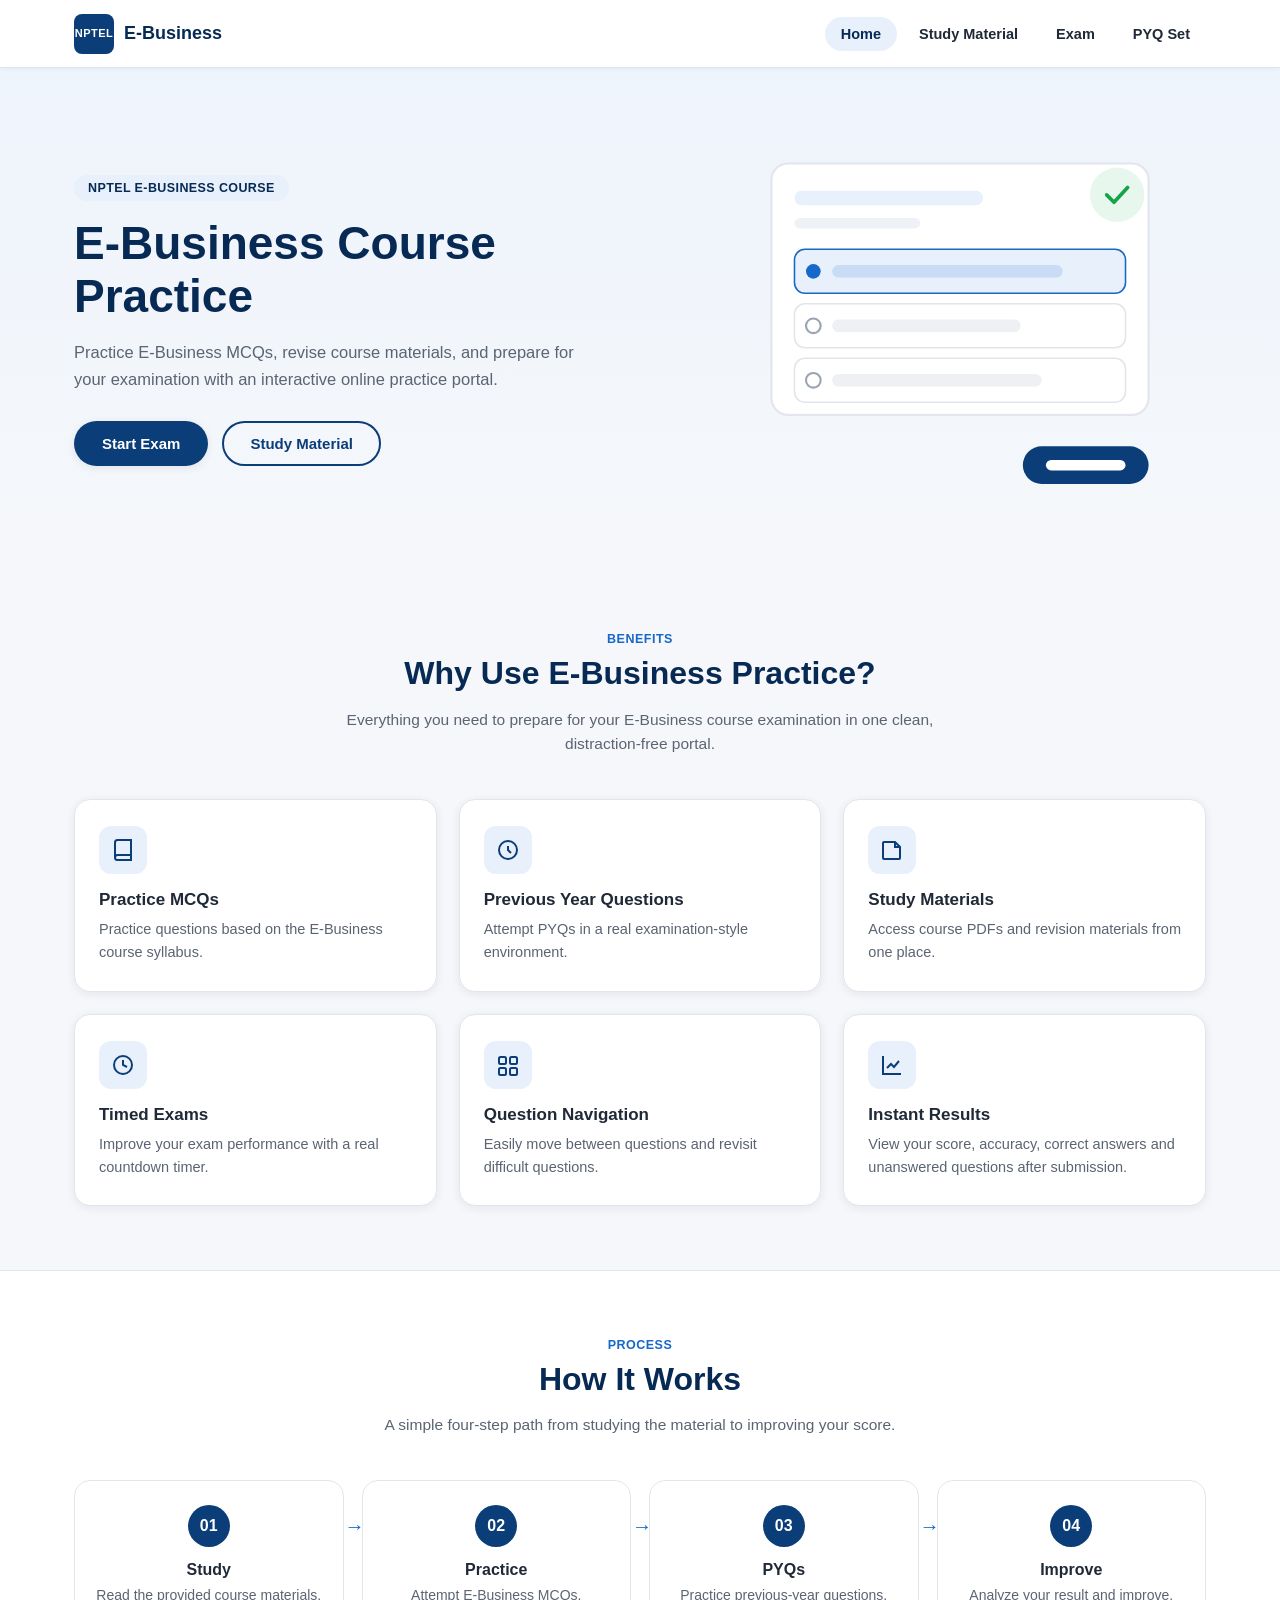
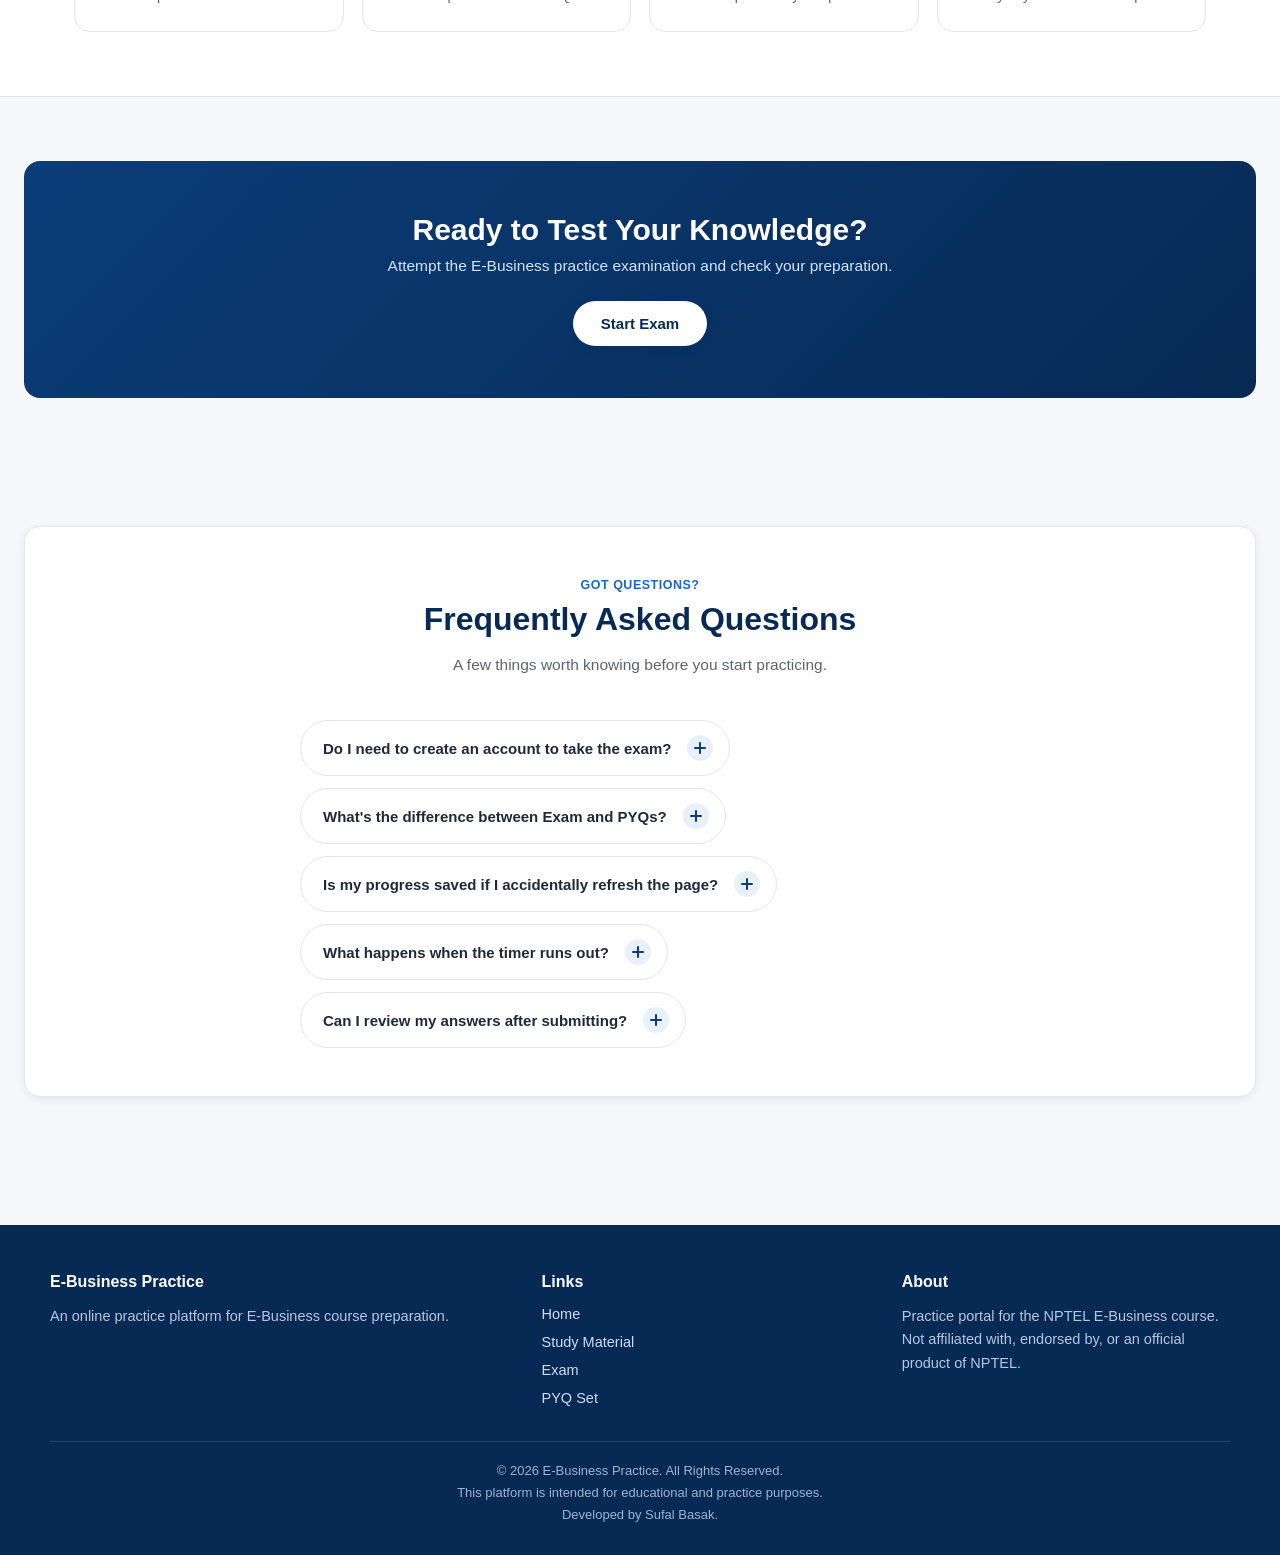
<file: index.html>
<!DOCTYPE html>
<html lang="en">

<head>
  <meta charset="UTF-8">
  <meta name="viewport" content="width=device-width, initial-scale=1.0">
  <title>E-Business Course Practice | NPTEL Exam Portal</title>
  <link rel="stylesheet" href="css/style.css">
  <link rel="stylesheet" href="css/landing.css">
</head>

<body>

  <header class="navbar">
    <div class="container">
      <a href="index.html" class="brand">
        <span class="logo-badge">NPTEL</span>
        <span class="brand-text">E-Business</span>
      </a>
      <button class="nav-toggle" id="navToggle" aria-label="Toggle navigation"><span></span></button>
      <nav class="nav-links" id="navLinks">
        <a href="index.html#home" class="active">Home</a>
        <a href="study-material.html">Study Material</a>
        <button class="nav-link" id="navExamBtn" type="button">Exam</button>
        <a href="pyqs.html">PYQ Set</a>
      </nav>
    </div>
  </header>

  <main id="home">

    <!-- Hero -->
    <section class="hero">
      <div class="container">
        <div class="hero-copy">
          <span class="eyebrow">NPTEL E-Business Course</span>
          <h1>E-Business Course Practice</h1>
          <p>Practice E-Business MCQs, revise course materials, and prepare for your examination with an interactive
            online practice portal.</p>
          <div class="hero-actions">
            <button class="btn btn-primary" id="heroStartExam" type="button">Start Exam</button>
            <a class="btn btn-outline" href="study-material.html">Study Material</a>
          </div>
        </div>
        <div class="hero-visual">
          <svg viewBox="0 0 420 360" fill="none" xmlns="http://www.w3.org/2000/svg">
            <rect x="30" y="30" width="360" height="240" rx="16" fill="var(--surface)" stroke="var(--border)"
              stroke-width="2" />
            <rect x="52" y="56" width="180" height="14" rx="7" fill="var(--primary-light)" />
            <rect x="52" y="82" width="120" height="10" rx="5" fill="#eef1f5" />
            <rect x="52" y="112" width="316" height="42" rx="10" fill="var(--primary-light)" stroke="var(--accent)"
              stroke-width="1.5" />
            <circle cx="70" cy="133" r="7" fill="var(--accent)" />
            <rect x="88" y="127" width="220" height="12" rx="6" fill="#c9dcf5" />
            <rect x="52" y="164" width="316" height="42" rx="10" fill="#fff" stroke="var(--border)"
              stroke-width="1.5" />
            <circle cx="70" cy="185" r="7" fill="none" stroke="var(--not-visited)" stroke-width="2" />
            <rect x="88" y="179" width="180" height="12" rx="6" fill="#eef0f3" />
            <rect x="52" y="216" width="316" height="42" rx="10" fill="#fff" stroke="var(--border)"
              stroke-width="1.5" />
            <circle cx="70" cy="237" r="7" fill="none" stroke="var(--not-visited)" stroke-width="2" />
            <rect x="88" y="231" width="200" height="12" rx="6" fill="#eef0f3" />
            <rect x="270" y="300" width="120" height="36" rx="18" fill="var(--primary)" />
            <rect x="292" y="313" width="76" height="10" rx="5" fill="#fff" />
            <circle cx="360" cy="60" r="26" fill="var(--success-bg)" />
            <path d="M350 60l7 7 13-14" stroke="var(--success)" stroke-width="3.5" stroke-linecap="round"
              stroke-linejoin="round" fill="none" />
          </svg>
        </div>
      </div>
    </section>

    <!-- Why use -->
    <section class="section" id="why">
      <div class="container">
        <div class="section-head">
          <span class="eyebrow">Benefits</span>
          <h2>Why Use E-Business Practice?</h2>
          <p>Everything you need to prepare for your E-Business course examination in one clean, distraction-free
            portal.</p>
        </div>
        <div class="feature-grid">
          <div class="feature-card">
            <div class="feature-icon"><svg viewBox="0 0 24 24" fill="none" stroke="currentColor" stroke-width="2">
                <path d="M4 19.5A2.5 2.5 0 0 1 6.5 17H20" />
                <path d="M6.5 2H20v20H6.5A2.5 2.5 0 0 1 4 19.5v-15A2.5 2.5 0 0 1 6.5 2z" />
              </svg></div>
            <h3>Practice MCQs</h3>
            <p>Practice questions based on the E-Business course syllabus.</p>
          </div>
          <div class="feature-card">
            <div class="feature-icon"><svg viewBox="0 0 24 24" fill="none" stroke="currentColor" stroke-width="2">
                <path d="M12 8v4l3 3" />
                <circle cx="12" cy="12" r="9" />
              </svg></div>
            <h3>Previous Year Questions</h3>
            <p>Attempt PYQs in a real examination-style environment.</p>
          </div>
          <div class="feature-card">
            <div class="feature-icon"><svg viewBox="0 0 24 24" fill="none" stroke="currentColor" stroke-width="2">
                <path d="M4 4h11l5 5v11a1 1 0 0 1-1 1H4a1 1 0 0 1-1-1V5a1 1 0 0 1 1-1z" />
                <path d="M15 4v5h5" />
              </svg></div>
            <h3>Study Materials</h3>
            <p>Access course PDFs and revision materials from one place.</p>
          </div>
          <div class="feature-card">
            <div class="feature-icon"><svg viewBox="0 0 24 24" fill="none" stroke="currentColor" stroke-width="2">
                <circle cx="12" cy="12" r="9" />
                <path d="M12 7v5l4 2" />
              </svg></div>
            <h3>Timed Exams</h3>
            <p>Improve your exam performance with a real countdown timer.</p>
          </div>
          <div class="feature-card">
            <div class="feature-icon"><svg viewBox="0 0 24 24" fill="none" stroke="currentColor" stroke-width="2">
                <rect x="3" y="4" width="7" height="7" rx="1.5" />
                <rect x="14" y="4" width="7" height="7" rx="1.5" />
                <rect x="3" y="15" width="7" height="7" rx="1.5" />
                <rect x="14" y="15" width="7" height="7" rx="1.5" />
              </svg></div>
            <h3>Question Navigation</h3>
            <p>Easily move between questions and revisit difficult questions.</p>
          </div>
          <div class="feature-card">
            <div class="feature-icon"><svg viewBox="0 0 24 24" fill="none" stroke="currentColor" stroke-width="2">
                <path d="M3 3v18h18" />
                <path d="M7 15l4-4 3 3 5-6" />
              </svg></div>
            <h3>Instant Results</h3>
            <p>View your score, accuracy, correct answers and unanswered questions after submission.</p>
          </div>
        </div>
      </div>
    </section>

    <!-- How it works -->
    <section class="section" id="how-it-works"
      style="background:var(--surface); border-top:1px solid var(--border); border-bottom:1px solid var(--border);">
      <div class="container">
        <div class="section-head">
          <span class="eyebrow">Process</span>
          <h2>How It Works</h2>
          <p>A simple four-step path from studying the material to improving your score.</p>
        </div>
        <div class="steps">
          <div class="step">
            <div class="step-num">01</div>
            <h4>Study</h4>
            <p>Read the provided course materials.</p>
          </div>
          <div class="step">
            <div class="step-num">02</div>
            <h4>Practice</h4>
            <p>Attempt E-Business MCQs.</p>
          </div>
          <div class="step">
            <div class="step-num">03</div>
            <h4>PYQs</h4>
            <p>Practice previous-year questions.</p>
          </div>
          <div class="step">
            <div class="step-num">04</div>
            <h4>Improve</h4>
            <p>Analyze your result and improve.</p>
          </div>
        </div>
      </div>
    </section>

    <!-- CTA -->
    <section class="section" id="exam">
      <div class="cta-section">
        <h2>Ready to Test Your Knowledge?</h2>
        <p>Attempt the E-Business practice examination and check your preparation.</p>
        <button class="btn btn-primary" id="ctaStartExam" type="button">Start Exam</button>
      </div>
    </section>

    <!-- FAQ -->
    <section class="section" id="faq">
      <div class="faq-section">
        <div class="section-head">
          <span class="eyebrow">Got Questions?</span>
          <h2>Frequently Asked Questions</h2>
          <p>A few things worth knowing before you start practicing.</p>
        </div>
        <div class="faq-list">
          <div class="faq-item">
            <button class="faq-question" type="button">
              <span>Do I need to create an account to take the exam?</span>
              <span class="faq-toggle"></span>
            </button>
            <div class="faq-answer">
              <p>No sign-up needed. Just enter your name, favorite food, and favorite color in the popup, and you're
                straight into the exam.</p>
            </div>
          </div>
          <div class="faq-item">
            <button class="faq-question" type="button">
              <span>What's the difference between Exam and PYQs?</span>
              <span class="faq-toggle"></span>
            </button>
            <div class="faq-answer">
              <p>Exam gives you the regular E-Business practice question set, while PYQs lets you attempt a separate set
                of previous-year-style questions — both use the same timed interface.</p>
            </div>
          </div>
          <div class="faq-item">
            <button class="faq-question" type="button">
              <span>Is my progress saved if I accidentally refresh the page?</span>
              <span class="faq-toggle"></span>
            </button>
            <div class="faq-answer">
              <p>Yes. Your answers, marked questions, and remaining time are saved automatically, so a refresh won't
                reset your attempt.</p>
            </div>
          </div>
          <div class="faq-item">
            <button class="faq-question" type="button">
              <span>What happens when the timer runs out?</span>
              <span class="faq-toggle"></span>
            </button>
            <div class="faq-answer">
              <p>The exam submits automatically the moment the countdown hits zero, and you're taken straight to your
                result.</p>
            </div>
          </div>
          <div class="faq-item">
            <button class="faq-question" type="button">
              <span>Can I review my answers after submitting?</span>
              <span class="faq-toggle"></span>
            </button>
            <div class="faq-answer">
              <p>Yes. On the result page, click "Review Answers" to see every question with your answer, the correct
                answer, and an explanation where available.</p>
            </div>
          </div>
        </div>
      </div>
    </section>

  </main>

  <footer class="site-footer">
    <div class="container footer-grid">
      <div>
        <h4>E-Business Practice</h4>
        <p>An online practice platform for E-Business course preparation.</p>
      </div>
      <div>
        <h4>Links</h4>
        <ul>
          <li><a href="index.html#home">Home</a></li>
          <li><a href="study-material.html">Study Material</a></li>
          <li><a href="#" id="footerExamLink">Exam</a></li>
          <li><a href="pyqs.html">PYQ Set</a></li>
        </ul>
      </div>
      <div>
        <h4>About</h4>
        <p>Practice portal for the NPTEL E-Business course. Not affiliated with, endorsed by, or an official product of
          NPTEL.</p>
      </div>
    </div>
    <div class="footer-bottom container">
      © 2026 E-Business Practice. All Rights Reserved.<br>
      This platform is intended for educational and practice purposes.<br>
      Developed by Sufal Basak.

    </div>
  </footer>

  <!-- Exam Candidate Modal -->
  <div class="modal-overlay" id="examModalOverlay">
    <div class="modal" role="dialog" aria-modal="true" aria-labelledby="examModalTitle">
      <div class="modal-header">
        <h3 id="examModalTitle">Start E-Business Exam</h3>
        <button class="modal-close" type="button" data-close-modal="examModalOverlay">&times;</button>
      </div>
      <form id="examForm" novalidate>
        <div class="form-field" data-field="name">
          <label class="field-label">Your Name</label>
          <input type="text" name="name" placeholder="Enter your name" autocomplete="off">
          <div class="field-error">Please enter your name.</div>
        </div>
        <div class="form-field" data-field="food">
          <label class="field-label">What is your favorite food?</label>
          <div class="radio-group" data-radio-group="food">
            <label class="radio-option"><input type="radio" name="food" value="Biryani"> Biryani</label>
            <label class="radio-option"><input type="radio" name="food" value="Momo"> Momo</label>
            <label class="radio-option"><input type="radio" name="food" value="Pizza"> Pizza</label>
            <label class="radio-option"><input type="radio" name="food" value="Other"> Other</label>
          </div>
          <div class="field-error">Please select an option.</div>
        </div>
        <div class="form-field" data-field="color">
          <label class="field-label">What is your favorite color?</label>
          <div class="radio-group" data-radio-group="color">
            <label class="radio-option"><input type="radio" name="color" value="Blue"> Blue</label>
            <label class="radio-option"><input type="radio" name="color" value="Red"> Red</label>
            <label class="radio-option"><input type="radio" name="color" value="Green"> Green</label>
            <label class="radio-option"><input type="radio" name="color" value="Black"> Black</label>
          </div>
          <div class="field-error">Please select an option.</div>
        </div>
        <button type="submit" class="btn btn-primary btn-block">Enter Exam</button>
      </form>
    </div>
  </div>

  <!-- PYQ Candidate Modal -->
  <div class="modal-overlay" id="pyqModalOverlay">
    <div class="modal" role="dialog" aria-modal="true" aria-labelledby="pyqModalTitle">
      <div class="modal-header">
        <h3 id="pyqModalTitle">Start PYQ Examination</h3>
        <button class="modal-close" type="button" data-close-modal="pyqModalOverlay">&times;</button>
      </div>
      <form id="pyqForm" novalidate>
        <div class="form-field" data-field="name">
          <label class="field-label">Name</label>
          <input type="text" name="name" placeholder="Enter your name" autocomplete="off">
          <div class="field-error">Please enter your name.</div>
        </div>
        <div class="form-field" data-field="food">
          <label class="field-label">Favorite Food</label>
          <div class="radio-group" data-radio-group="food">
            <label class="radio-option"><input type="radio" name="food" value="Biryani"> Biryani</label>
            <label class="radio-option"><input type="radio" name="food" value="Momo"> Momo</label>
            <label class="radio-option"><input type="radio" name="food" value="Pizza"> Pizza</label>
            <label class="radio-option"><input type="radio" name="food" value="Other"> Other</label>
          </div>
          <div class="field-error">Please select an option.</div>
        </div>
        <div class="form-field" data-field="color">
          <label class="field-label">Favorite Color</label>
          <div class="radio-group" data-radio-group="color">
            <label class="radio-option"><input type="radio" name="color" value="Blue"> Blue</label>
            <label class="radio-option"><input type="radio" name="color" value="Red"> Red</label>
            <label class="radio-option"><input type="radio" name="color" value="Green"> Green</label>
            <label class="radio-option"><input type="radio" name="color" value="Black"> Black</label>
          </div>
          <div class="field-error">Please select an option.</div>
        </div>
        <button type="submit" class="btn btn-primary btn-block">Enter PYQ Exam</button>
      </form>
    </div>
  </div>

  <!-- Coming Soon Modal -->
  <div class="modal-overlay" id="comingSoonModalOverlay">
    <div class="modal modal-sm" role="dialog" aria-modal="true">
      <div class="modal-header">
        <h3>Coming Soon</h3>
        <button class="modal-close" type="button" data-close-modal="comingSoonModalOverlay">&times;</button>
      </div>
      <p class="coming-soon-text">PYQs are on the way. Please check back soon!</p>
      <button class="btn btn-primary btn-block" type="button" data-close-modal="comingSoonModalOverlay">Got it</button>
    </div>
  </div>

  <script src="js/app.js"></script>
</body>

</html>
</file>
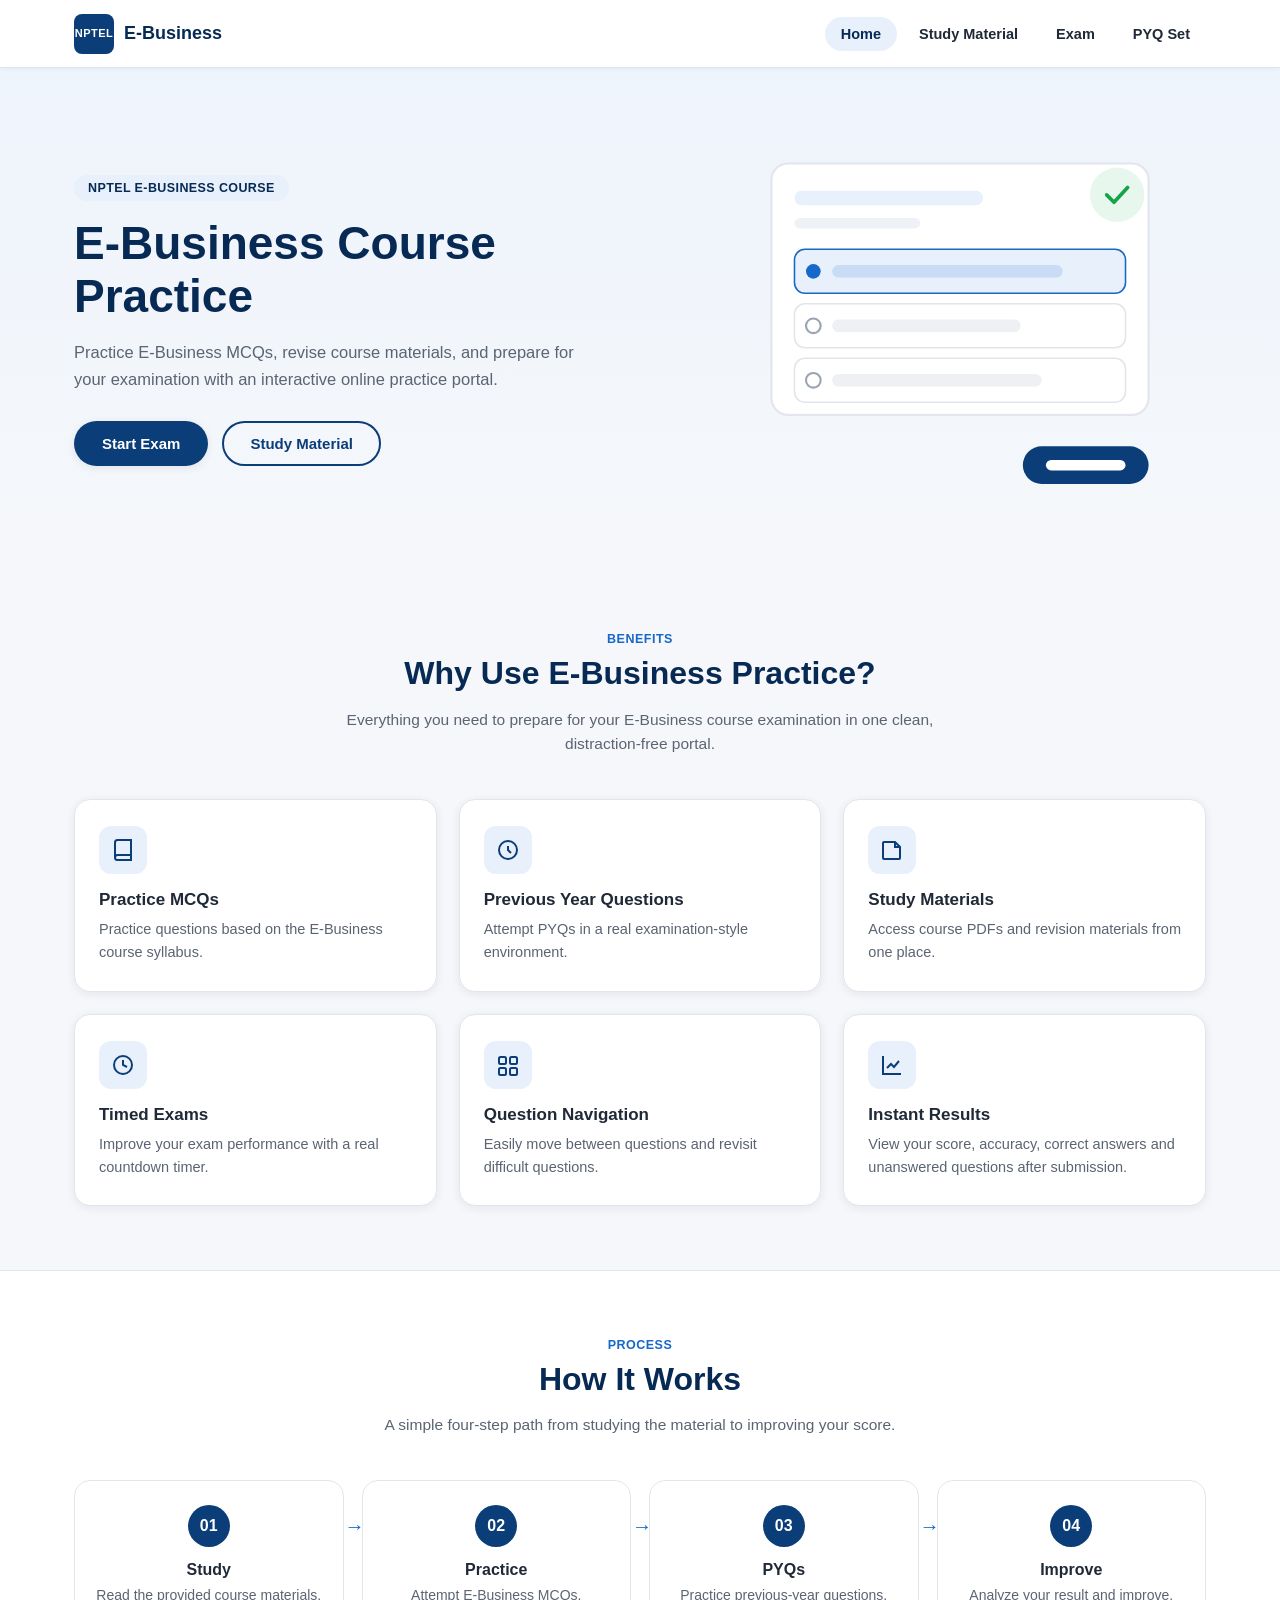
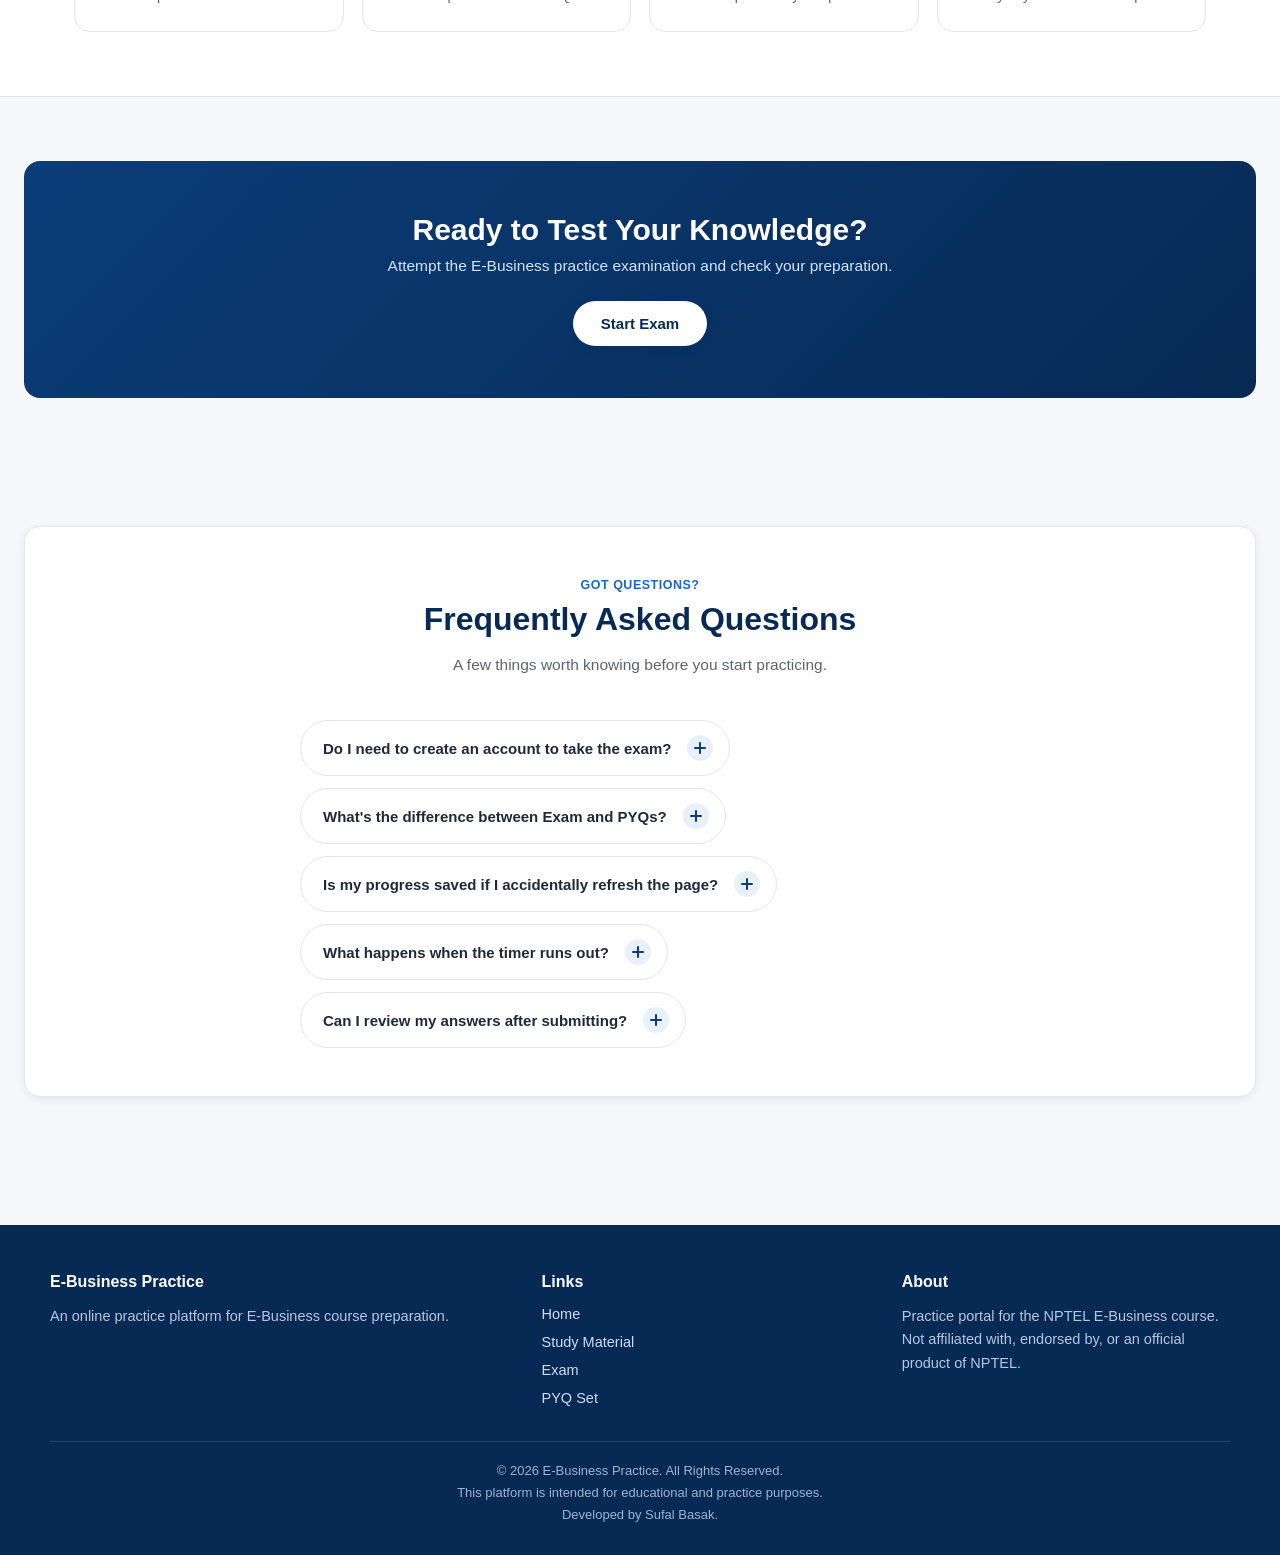
<file: exam.html>
<!DOCTYPE html>
<html lang="en">
<head>
<meta charset="UTF-8">
<meta name="viewport" content="width=device-width, initial-scale=1.0">
<title id="pageTitle">Online Assessment | E-Business Course Practice</title>
<link rel="stylesheet" href="css/style.css?v=2.2">
<link rel="stylesheet" href="css/exam.css?v=2.2">
</head>
<body class="exam-body">

<header class="exam-header">
  <div class="exam-title">
    <span class="logo-badge">NPTEL</span>
    <div>
      <span id="examTitleText">E-Business Online Assessment</span>
      <span class="candidate-name" id="candidateNameLabel"></span>
    </div>
  </div>
  <div class="header-right">
    <div class="timer-box" id="timerBox">
      <span class="timer-label">Time Left</span>
      <span class="timer-value" id="timerValue">--:--</span>
    </div>
    <button class="btn btn-danger btn-header-submit" id="submitExamBtn" type="button">Submit Exam</button>
  </div>
</header>

<div class="exam-body-wrap">
  <div class="exam-main">
    <div class="section-tabs">
      <button class="section-tab" type="button" id="sectionTab">General Awareness</button>
    </div>

    <div class="question-card">
      <div class="question-card-top">
        <h2 id="questionNoLabel">Question No. 1</h2>
        <div class="question-meta">
          <span id="questionMarks">Marks: 1</span>
          <span id="questionYear"></span>
        </div>
      </div>
      <div class="question-text" id="questionText">Loading question...</div>
      <div class="options-list" id="optionsList"></div>
    </div>

    <div class="exam-actions">
      <div class="left-actions">
        <button class="btn btn-outline" id="markReviewBtn" type="button">Mark for Review</button>
        <button class="btn btn-ghost" id="clearResponseBtn" type="button">Clear Response</button>
      </div>
      <div class="right-actions">
        <button class="btn btn-ghost" id="prevBtn" type="button">&larr; Previous</button>
        <button class="btn btn-primary" id="submitAnsBtn" type="button" disabled>Submit Qs</button>
        <button class="btn btn-accent" id="nextBtn" type="button" style="display: none;">Next Qs &rarr;</button>
      </div>
    </div>

    <div class="instant-explanation" id="instantExplanation" style="display: none;"></div>
  </div>

  <aside class="palette-panel">
    <button class="palette-toggle-btn" id="paletteToggleBtn" type="button">
      <span>Question Palette</span>
      <span id="paletteToggleIcon">&#9660;</span>
    </button>
    <div class="palette-content open" id="paletteContent">
      <div class="candidate-card">
        <div class="candidate-avatar" id="candidateAvatar">
          <img src="assets/images/nptel-logo.png" alt="Candidate Profile">
        </div>
        <div>
          <div class="cname" id="candidateCardName">Candidate</div>
          <div class="crole">Candidate</div>
        </div>
      </div>

      <div class="palette-summary" id="paletteSummary"></div>

      <div>
        <p class="palette-title">Question Palette</p>
        <div class="palette-grid" id="paletteGrid"></div>
      </div>

      <div class="legend">
        <div class="legend-item"><span class="legend-dot correct"></span> Correct</div>
        <div class="legend-item"><span class="legend-dot incorrect"></span> Incorrect</div>
        <div class="legend-item"><span class="legend-dot not-answered"></span> Not Answered</div>
        <div class="legend-item"><span class="legend-dot marked"></span> Marked for Review</div>
        <div class="legend-item"><span class="legend-dot not-visited"></span> Not Visited</div>
      </div>
    </div>
  </aside>
</div>

<!-- Submit confirmation modal -->
<div class="modal-overlay" id="submitModalOverlay">
  <div class="modal" role="dialog" aria-modal="true">
    <div class="modal-header">
      <h3>Submit Exam?</h3>
      <button class="modal-close" type="button" data-close-modal="submitModalOverlay">&times;</button>
    </div>
    <p style="color:var(--text-muted); font-size:14.5px; margin:0;">Are you sure you want to submit your exam?</p>
    <div class="submit-stats">
      <div class="stat-answered"><strong id="statAnswered">0</strong>Answered</div>
      <div class="stat-unanswered"><strong id="statUnanswered">0</strong>Unanswered</div>
      <div class="stat-marked"><strong id="statMarked">0</strong>Marked</div>
    </div>
    <div class="modal-actions">
      <button class="btn btn-ghost" type="button" data-close-modal="submitModalOverlay">Cancel</button>
      <button class="btn btn-danger" id="confirmSubmitBtn" type="button">Submit Exam</button>
    </div>
  </div>
</div>

<script src="js/sheets-config.js?v=2.2"></script>
<script src="js/exam.js?v=2.2"></script>
</body>
</html>
</file>
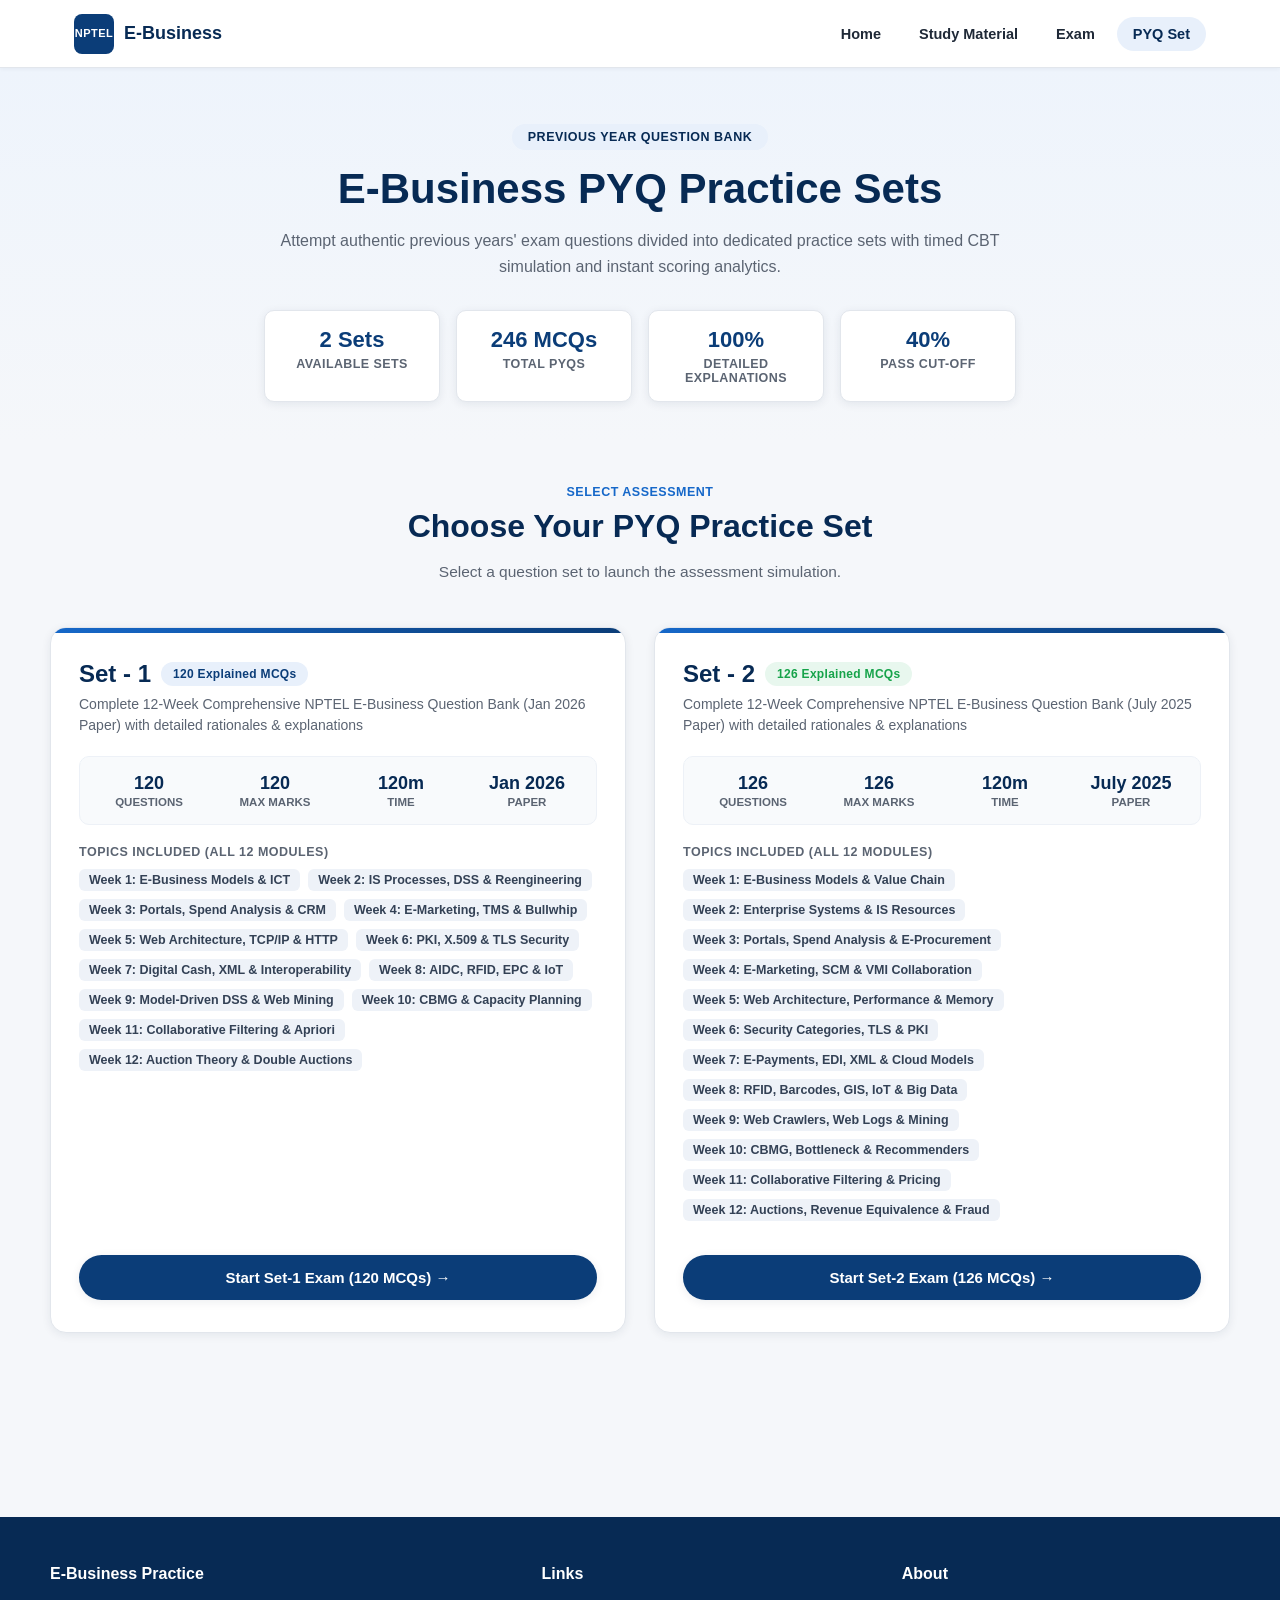
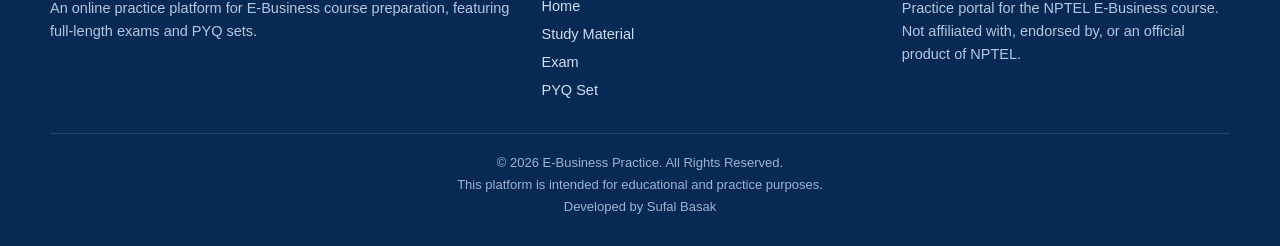
<file: pyqs.html>
<!DOCTYPE html>
<html lang="en">

<head>
  <meta charset="UTF-8">
  <meta name="viewport" content="width=device-width, initial-scale=1.0">
  <title>PYQ Sets | E-Business Course Practice</title>
  <link rel="stylesheet" href="css/style.css">
  <link rel="stylesheet" href="css/landing.css">
  <link rel="stylesheet" href="css/pyqs.css">
</head>

<body>

  <header class="navbar">
    <div class="container">
      <a href="index.html" class="brand">
        <span class="logo-badge">NPTEL</span>
        <span class="brand-text">E-Business</span>
      </a>
      <button class="nav-toggle" id="navToggle" aria-label="Toggle navigation"><span></span></button>
      <nav class="nav-links" id="navLinks">
        <a href="index.html#home">Home</a>
        <a href="study-material.html">Study Material</a>
        <button class="nav-link" id="navExamBtn" type="button">Exam</button>
        <a href="pyqs.html" class="active">PYQ Set</a>
      </nav>
    </div>
  </header>

  <main class="pyq-page-wrap">

    <!-- Hero Section -->
    <section class="pyq-hero">
      <div class="container">
        <span class="eyebrow">Previous Year Question Bank</span>
        <h1>E-Business PYQ Practice Sets</h1>
        <p>Attempt authentic previous years' exam questions divided into dedicated practice sets with timed CBT simulation and instant scoring analytics.</p>

        <!-- KPI Summary Ribbon -->
        <div class="pyq-overview-stats">
          <div class="overview-stat-card">
            <div class="overview-stat-num">2 Sets</div>
            <div class="overview-stat-label">Available Sets</div>
          </div>
          <div class="overview-stat-card">
            <div class="overview-stat-num">246 MCQs</div>
            <div class="overview-stat-label">Total PYQs</div>
          </div>
          <div class="overview-stat-card">
            <div class="overview-stat-num">100%</div>
            <div class="overview-stat-label">Detailed Explanations</div>
          </div>
          <div class="overview-stat-card">
            <div class="overview-stat-num">40%</div>
            <div class="overview-stat-label">Pass Cut-off</div>
          </div>
        </div>
      </div>
    </section>

    <!-- Sets Grid Section -->
    <section class="pyq-sets-section container">
      <div class="section-head">
        <span class="eyebrow">Select Assessment</span>
        <h2>Choose Your PYQ Practice Set</h2>
        <p>Select a question set to launch the assessment simulation.</p>
      </div>

      <div class="pyq-sets-grid">

        <!-- KPI Card: Set-1 -->
        <div class="pyq-kpi-card" id="cardSet1">
          <div>
            <div class="pyq-kpi-header">
              <div class="pyq-kpi-title-wrap">
                <h2>
                  Set - 1
                  <span class="set-badge set-badge-blue">120 Explained MCQs</span>
                </h2>
                <p>Complete 12-Week Comprehensive NPTEL E-Business Question Bank (Jan 2026 Paper) with detailed rationales &amp; explanations</p>
              </div>
            </div>

            <!-- Set 1 Metrics Matrix -->
            <div class="kpi-metrics-row">
              <div class="kpi-metric-item">
                <div class="metric-val">120</div>
                <div class="metric-key">Questions</div>
              </div>
              <div class="kpi-metric-item">
                <div class="metric-val">120</div>
                <div class="metric-key">Max Marks</div>
              </div>
              <div class="kpi-metric-item">
                <div class="metric-val">120m</div>
                <div class="metric-key">Time</div>
              </div>
              <div class="kpi-metric-item">
                <div class="metric-val">Jan 2026</div>
                <div class="metric-key">Paper</div>
              </div>
            </div>

            <!-- Syllabus tags -->
            <div class="kpi-topics-wrap">
              <div class="kpi-topics-title">Topics Included (All 12 Modules)</div>
              <div class="kpi-tags-list">
                <span class="topic-tag">Week 1: E-Business Models &amp; ICT</span>
                <span class="topic-tag">Week 2: IS Processes, DSS &amp; Reengineering</span>
                <span class="topic-tag">Week 3: Portals, Spend Analysis &amp; CRM</span>
                <span class="topic-tag">Week 4: E-Marketing, TMS &amp; Bullwhip</span>
                <span class="topic-tag">Week 5: Web Architecture, TCP/IP &amp; HTTP</span>
                <span class="topic-tag">Week 6: PKI, X.509 &amp; TLS Security</span>
                <span class="topic-tag">Week 7: Digital Cash, XML &amp; Interoperability</span>
                <span class="topic-tag">Week 8: AIDC, RFID, EPC &amp; IoT</span>
                <span class="topic-tag">Week 9: Model-Driven DSS &amp; Web Mining</span>
                <span class="topic-tag">Week 10: CBMG &amp; Capacity Planning</span>
                <span class="topic-tag">Week 11: Collaborative Filtering &amp; Apriori</span>
                <span class="topic-tag">Week 12: Auction Theory &amp; Double Auctions</span>
              </div>
            </div>
          </div>

          <div class="pyq-kpi-footer">
            <button class="btn btn-primary btn-block" type="button" data-open-pyq-set="1">
              Start Set-1 Exam (120 MCQs) &rarr;
            </button>
          </div>
        </div>

        <!-- KPI Card: Set-2 -->
        <div class="pyq-kpi-card" id="cardSet2">
          <div>
            <div class="pyq-kpi-header">
              <div class="pyq-kpi-title-wrap">
                <h2>
                  Set - 2
                  <span class="set-badge set-badge-green">126 Explained MCQs</span>
                </h2>
                <p>Complete 12-Week Comprehensive NPTEL E-Business Question Bank (July 2025 Paper) with detailed rationales &amp; explanations</p>
              </div>
            </div>

            <!-- Set 2 Metrics Matrix -->
            <div class="kpi-metrics-row">
              <div class="kpi-metric-item">
                <div class="metric-val">126</div>
                <div class="metric-key">Questions</div>
              </div>
              <div class="kpi-metric-item">
                <div class="metric-val">126</div>
                <div class="metric-key">Max Marks</div>
              </div>
              <div class="kpi-metric-item">
                <div class="metric-val">120m</div>
                <div class="metric-key">Time</div>
              </div>
              <div class="kpi-metric-item">
                <div class="metric-val">July 2025</div>
                <div class="metric-key">Paper</div>
              </div>
            </div>

            <!-- Syllabus tags -->
            <div class="kpi-topics-wrap">
              <div class="kpi-topics-title">Topics Included (All 12 Modules)</div>
              <div class="kpi-tags-list">
                <span class="topic-tag">Week 1: E-Business Models &amp; Value Chain</span>
                <span class="topic-tag">Week 2: Enterprise Systems &amp; IS Resources</span>
                <span class="topic-tag">Week 3: Portals, Spend Analysis &amp; E-Procurement</span>
                <span class="topic-tag">Week 4: E-Marketing, SCM &amp; VMI Collaboration</span>
                <span class="topic-tag">Week 5: Web Architecture, Performance &amp; Memory</span>
                <span class="topic-tag">Week 6: Security Categories, TLS &amp; PKI</span>
                <span class="topic-tag">Week 7: E-Payments, EDI, XML &amp; Cloud Models</span>
                <span class="topic-tag">Week 8: RFID, Barcodes, GIS, IoT &amp; Big Data</span>
                <span class="topic-tag">Week 9: Web Crawlers, Web Logs &amp; Mining</span>
                <span class="topic-tag">Week 10: CBMG, Bottleneck &amp; Recommenders</span>
                <span class="topic-tag">Week 11: Collaborative Filtering &amp; Pricing</span>
                <span class="topic-tag">Week 12: Auctions, Revenue Equivalence &amp; Fraud</span>
              </div>
            </div>
          </div>

          <div class="pyq-kpi-footer">
            <button class="btn btn-primary btn-block" type="button" data-open-pyq-set="2">
              Start Set-2 Exam (126 MCQs) &rarr;
            </button>
          </div>
        </div>

      </div>
    </section>

  </main>

  <footer class="site-footer">
    <div class="container footer-grid">
      <div>
        <h4>E-Business Practice</h4>
        <p>An online practice platform for E-Business course preparation, featuring full-length exams and PYQ sets.</p>
      </div>
      <div>
        <h4>Links</h4>
        <ul>
          <li><a href="index.html#home">Home</a></li>
          <li><a href="study-material.html">Study Material</a></li>
          <li><a href="#" id="footerExamLink">Exam</a></li>
          <li><a href="pyqs.html">PYQ Set</a></li>
        </ul>
      </div>
      <div>
        <h4>About</h4>
        <p>Practice portal for the NPTEL E-Business course. Not affiliated with, endorsed by, or an official product of NPTEL.</p>
      </div>
    </div>
    <div class="footer-bottom container">
      © 2026 E-Business Practice. All Rights Reserved.<br>
      This platform is intended for educational and practice purposes.<br>
      Developed by Sufal Basak
    </div>
  </footer>

  <!-- Exam Candidate Modal -->
  <div class="modal-overlay" id="examModalOverlay">
    <div class="modal" role="dialog" aria-modal="true" aria-labelledby="examModalTitle">
      <div class="modal-header">
        <h3 id="examModalTitle">Start E-Business Exam</h3>
        <button class="modal-close" type="button" data-close-modal="examModalOverlay">&times;</button>
      </div>
      <form id="examForm" novalidate>
        <div class="form-field" data-field="name">
          <label class="field-label">Your Name</label>
          <input type="text" name="name" placeholder="Enter your name" autocomplete="off">
          <div class="field-error">Please enter your name.</div>
        </div>
        <div class="form-field" data-field="food">
          <label class="field-label">What is your favorite food?</label>
          <div class="radio-group" data-radio-group="food">
            <label class="radio-option"><input type="radio" name="food" value="Biryani"> Biryani</label>
            <label class="radio-option"><input type="radio" name="food" value="Momo"> Momo</label>
            <label class="radio-option"><input type="radio" name="food" value="Pizza"> Pizza</label>
            <label class="radio-option"><input type="radio" name="food" value="Other"> Other</label>
          </div>
          <div class="field-error">Please select an option.</div>
        </div>
        <div class="form-field" data-field="color">
          <label class="field-label">What is your favorite color?</label>
          <div class="radio-group" data-radio-group="color">
            <label class="radio-option"><input type="radio" name="color" value="Blue"> Blue</label>
            <label class="radio-option"><input type="radio" name="color" value="Red"> Red</label>
            <label class="radio-option"><input type="radio" name="color" value="Green"> Green</label>
            <label class="radio-option"><input type="radio" name="color" value="Black"> Black</label>
          </div>
          <div class="field-error">Please select an option.</div>
        </div>
        <button type="submit" class="btn btn-primary btn-block">Enter Exam</button>
      </form>
    </div>
  </div>

  <!-- PYQ Candidate Modal -->
  <div class="modal-overlay" id="pyqModalOverlay">
    <div class="modal" role="dialog" aria-modal="true" aria-labelledby="pyqModalTitle">
      <div class="modal-header">
        <h3 id="pyqModalTitle">Start PYQ Examination</h3>
        <button class="modal-close" type="button" data-close-modal="pyqModalOverlay">&times;</button>
      </div>
      <form id="pyqForm" novalidate>
        <div class="form-field" data-field="name">
          <label class="field-label">Name</label>
          <input type="text" name="name" placeholder="Enter your name" autocomplete="off">
          <div class="field-error">Please enter your name.</div>
        </div>
        <div class="form-field" data-field="food">
          <label class="field-label">Favorite Food</label>
          <div class="radio-group" data-radio-group="food">
            <label class="radio-option"><input type="radio" name="food" value="Biryani"> Biryani</label>
            <label class="radio-option"><input type="radio" name="food" value="Momo"> Momo</label>
            <label class="radio-option"><input type="radio" name="food" value="Pizza"> Pizza</label>
            <label class="radio-option"><input type="radio" name="food" value="Other"> Other</label>
          </div>
          <div class="field-error">Please select an option.</div>
        </div>
        <div class="form-field" data-field="color">
          <label class="field-label">Favorite Color</label>
          <div class="radio-group" data-radio-group="color">
            <label class="radio-option"><input type="radio" name="color" value="Blue"> Blue</label>
            <label class="radio-option"><input type="radio" name="color" value="Red"> Red</label>
            <label class="radio-option"><input type="radio" name="color" value="Green"> Green</label>
            <label class="radio-option"><input type="radio" name="color" value="Black"> Black</label>
          </div>
          <div class="field-error">Please select an option.</div>
        </div>
        <button type="submit" class="btn btn-primary btn-block">Enter PYQ Exam</button>
      </form>
    </div>
  </div>

  <!-- Coming Soon Modal -->
  <div class="modal-overlay" id="comingSoonModalOverlay">
    <div class="modal modal-sm" role="dialog" aria-modal="true">
      <div class="modal-header">
        <h3>Coming Soon</h3>
        <button class="modal-close" type="button" data-close-modal="comingSoonModalOverlay">&times;</button>
      </div>
      <p class="coming-soon-text" style="color:var(--text-muted); font-size:14.5px; margin: 16px 0 24px;">Additional PYQ sets and question batches are being curated. Please attempt Set-1 for the full 120-question course practice!</p>
      <button class="btn btn-primary btn-block" type="button" data-close-modal="comingSoonModalOverlay">Got it</button>
    </div>
  </div>

  <script src="js/app.js"></script>
</body>

</html>
</file>
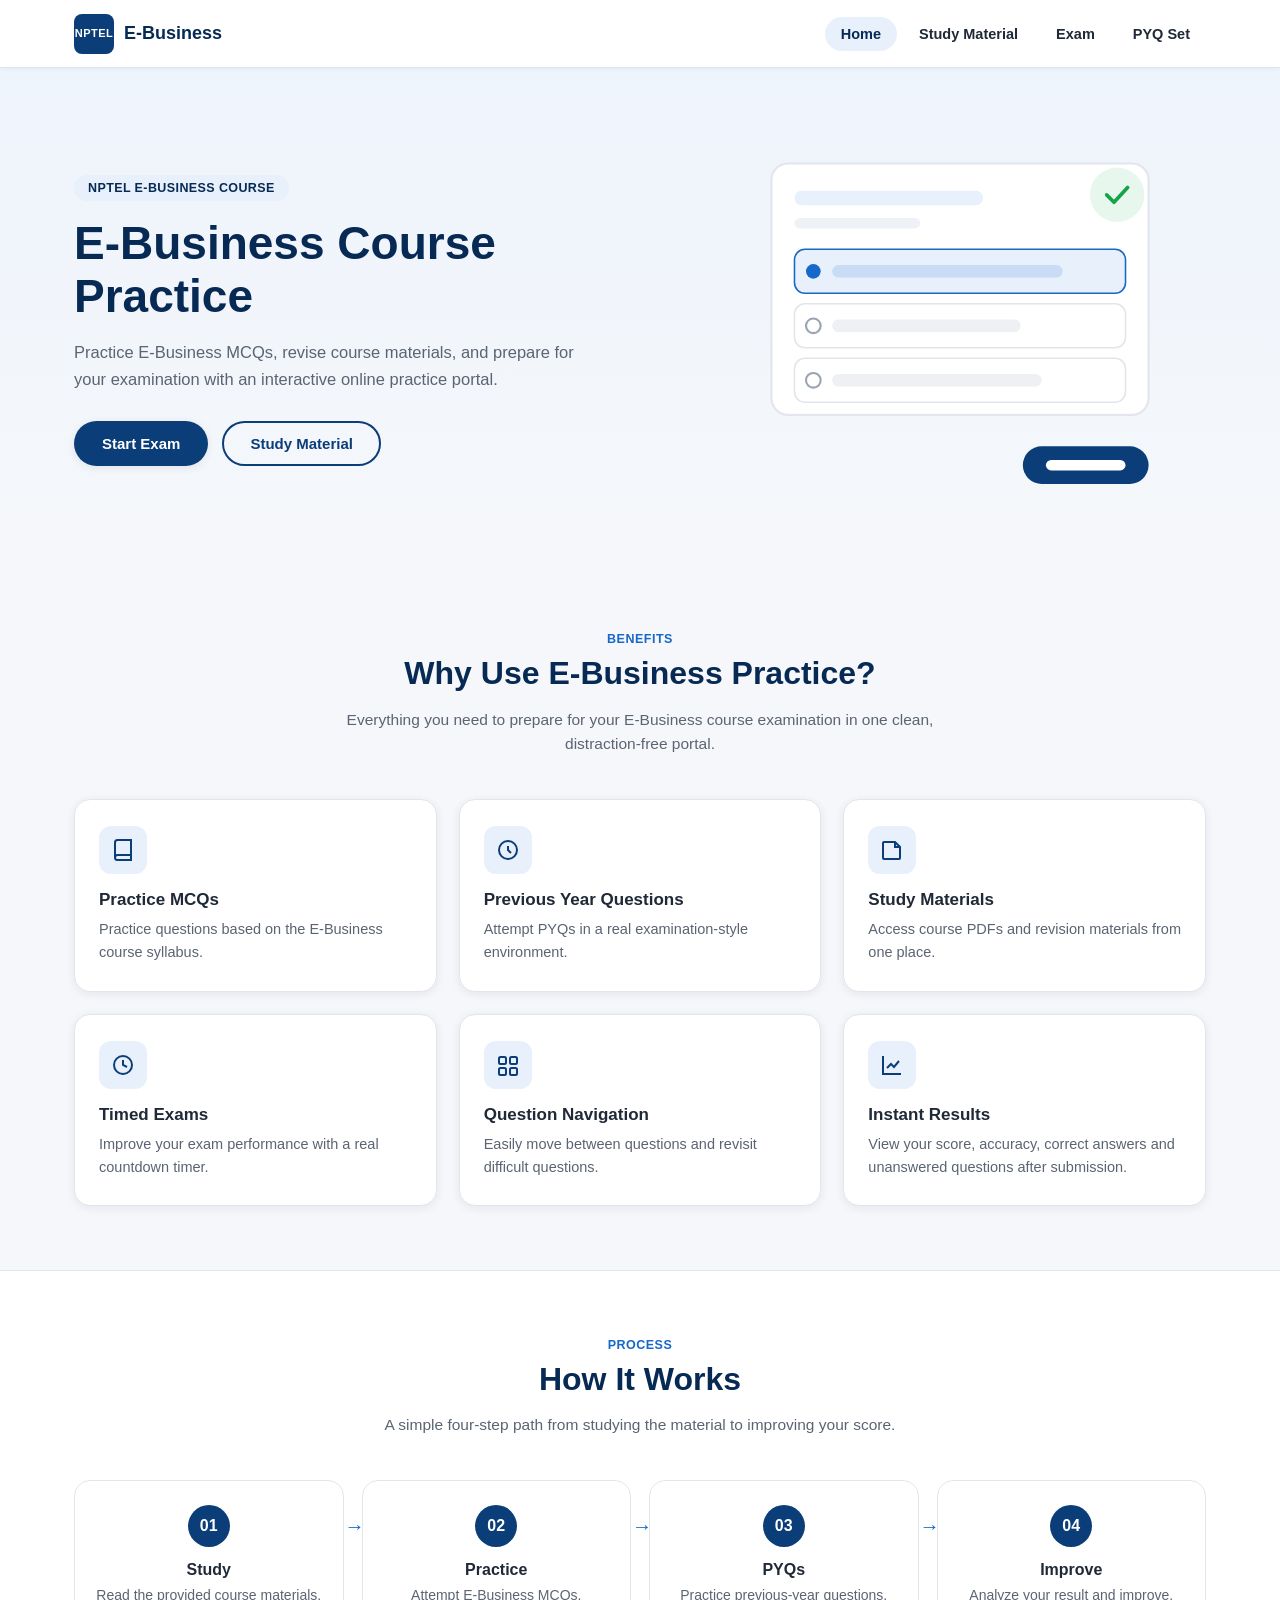
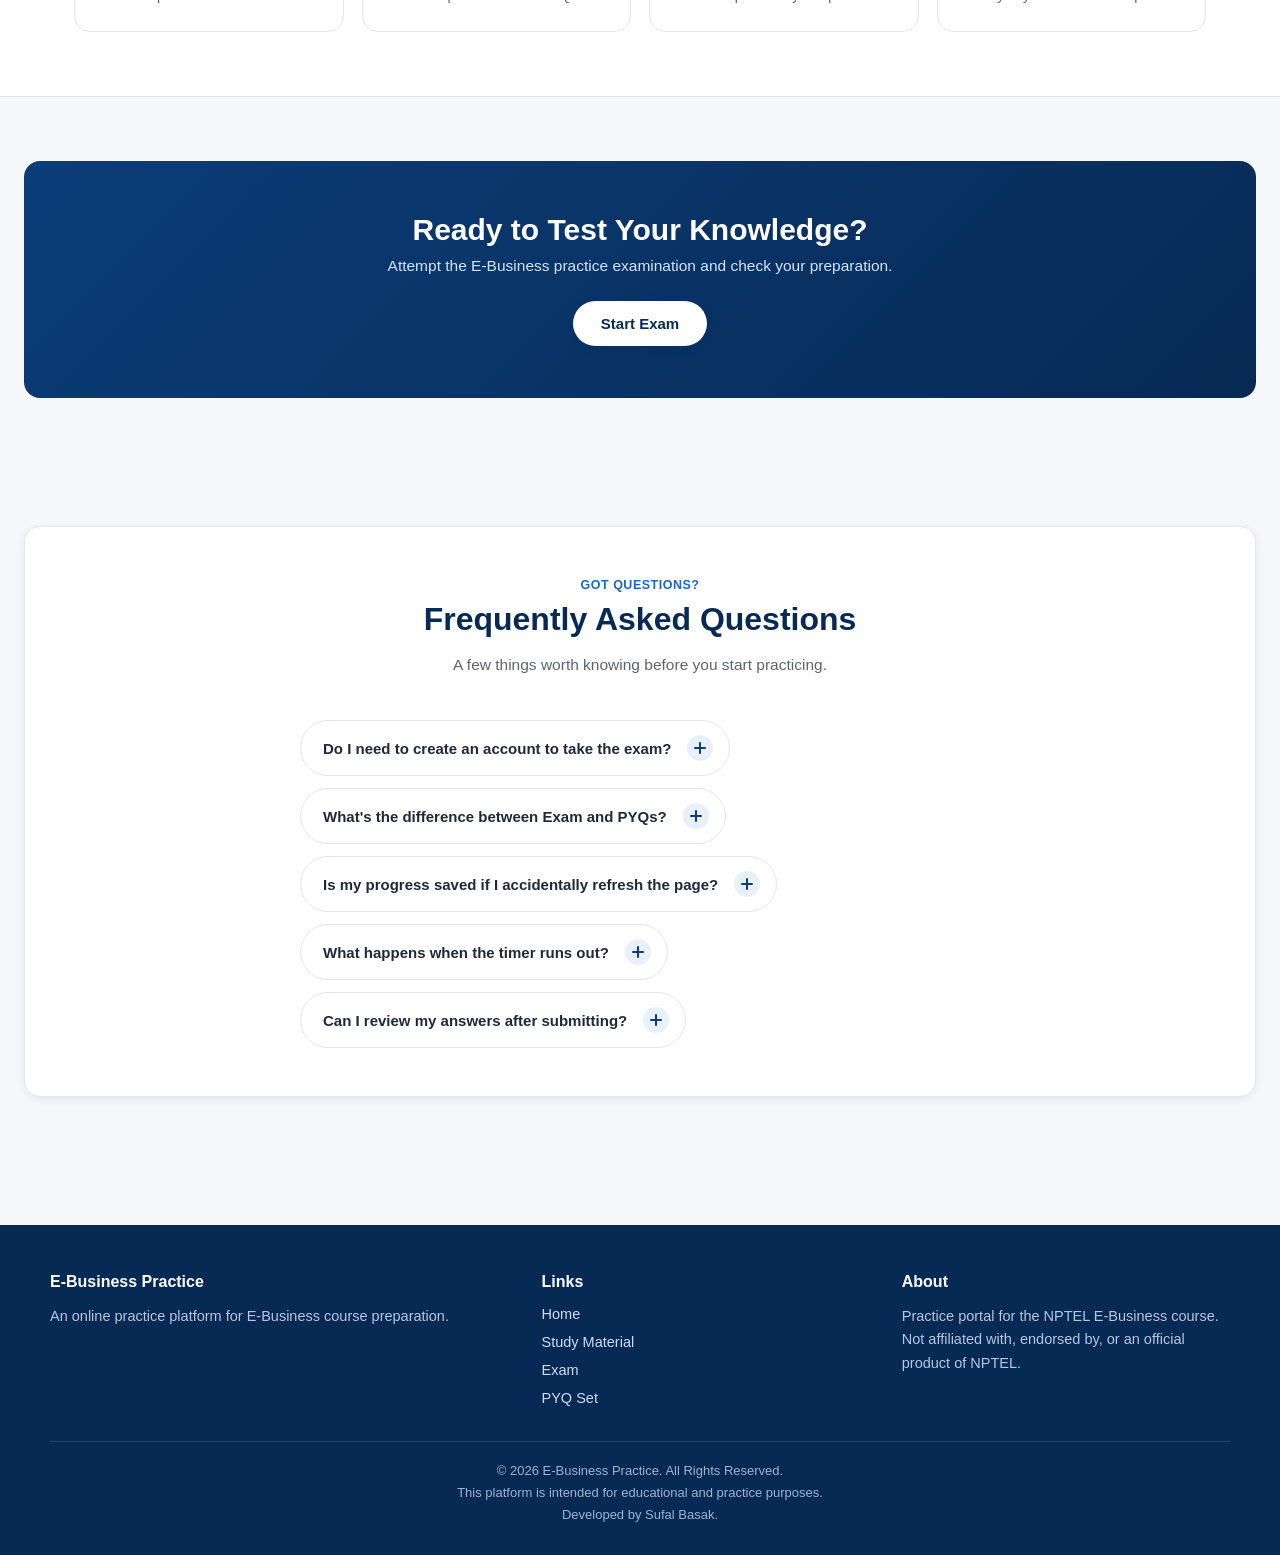
<file: result.html>
<!DOCTYPE html>
<html lang="en">
<head>
<meta charset="UTF-8">
<meta name="viewport" content="width=device-width, initial-scale=1.0">
<title>Result | E-Business Course Practice</title>
<link rel="stylesheet" href="css/style.css">
<link rel="stylesheet" href="css/landing.css">
<link rel="stylesheet" href="css/exam.css">
</head>
<body>

<header class="navbar">
  <div class="container">
    <a href="index.html" class="brand">
      <span class="logo-badge">NPTEL</span>
      <span class="brand-text">E-Business</span>
    </a>
    <button class="nav-toggle" id="navToggle" aria-label="Toggle navigation"><span></span></button>
    <nav class="nav-links" id="navLinks">
      <a href="index.html#home">Home</a>
      <a href="study-material.html">Study Material</a>
      <button class="nav-link" id="navExamBtn" type="button">Exam</button>
      <a href="pyqs.html">PYQ Set</a>
    </nav>
  </div>
</header>

<main>
  <div class="result-wrap">
    <div class="result-card">
      <span class="result-tag">Exam Completed</span>
      <h1 id="resultExamName">E-Business Practice</h1>
      <p class="exam-name" id="resultCandidateName">Candidate</p>

      <div class="score-circle">
        <span class="score-value" id="resultScore">0</span>
        <span class="score-total" id="resultTotal">/ 0</span>
      </div>

      <div class="result-stats">
        <div class="result-stat correct"><span class="label">Correct Answers</span><span class="value" id="statCorrect">0</span></div>
        <div class="result-stat incorrect"><span class="label">Incorrect Answers</span><span class="value" id="statIncorrect">0</span></div>
        <div class="result-stat unanswered"><span class="label">Unanswered</span><span class="value" id="statUnansweredR">0</span></div>
        <div class="result-stat accuracy"><span class="label">Accuracy</span><span class="value" id="statAccuracy">0%</span></div>
      </div>

      <div class="result-actions">
        <button class="btn btn-primary" id="reviewBtn" type="button">Review Answers</button>
        <a class="btn btn-outline" href="index.html">Back To Home</a>
      </div>
    </div>
  </div>

  <div class="review-wrap" id="reviewWrap">
    <h2>Review Answers</h2>
    <div id="reviewList"></div>
  </div>
</main>

<footer class="site-footer">
  <div class="container footer-grid">
    <div>
      <h4>E-Business Practice</h4>
      <p>An online practice platform for E-Business course preparation.</p>
    </div>
    <div>
      <h4>Links</h4>
      <ul>
        <li><a href="index.html#home">Home</a></li>
        <li><a href="study-material.html">Study Material</a></li>
        <li><a href="#" id="footerExamLink">Exam</a></li>
        <li><a href="pyqs.html">PYQ Set</a></li>
      </ul>
    </div>
    <div>
      <h4>About</h4>
      <p>Practice portal for the NPTEL E-Business course. Not affiliated with, endorsed by, or an official product of NPTEL.</p>
    </div>
  </div>
  <div class="footer-bottom container">
    © 2026 E-Business Practice. All Rights Reserved.<br>
    This platform is intended for educational and practice purposes.<br>
    Developed by Sufal Basak
  </div>
</footer>

<div class="modal-overlay" id="examModalOverlay">
  <div class="modal">
    <div class="modal-header"><h3>Start E-Business Exam</h3><button class="modal-close" type="button" data-close-modal="examModalOverlay">&times;</button></div>
    <form id="examForm" novalidate>
      <div class="form-field" data-field="name"><label class="field-label">Your Name</label><input type="text" name="name" placeholder="Enter your name"><div class="field-error">Please enter your name.</div></div>
      <div class="form-field" data-field="food"><label class="field-label">What is your favorite food?</label>
        <div class="radio-group" data-radio-group="food">
          <label class="radio-option"><input type="radio" name="food" value="Biryani"> Biryani</label>
          <label class="radio-option"><input type="radio" name="food" value="Momo"> Momo</label>
          <label class="radio-option"><input type="radio" name="food" value="Pizza"> Pizza</label>
          <label class="radio-option"><input type="radio" name="food" value="Other"> Other</label>
        </div><div class="field-error">Please select an option.</div>
      </div>
      <div class="form-field" data-field="color"><label class="field-label">What is your favorite color?</label>
        <div class="radio-group" data-radio-group="color">
          <label class="radio-option"><input type="radio" name="color" value="Blue"> Blue</label>
          <label class="radio-option"><input type="radio" name="color" value="Red"> Red</label>
          <label class="radio-option"><input type="radio" name="color" value="Green"> Green</label>
          <label class="radio-option"><input type="radio" name="color" value="Black"> Black</label>
        </div><div class="field-error">Please select an option.</div>
      </div>
      <button type="submit" class="btn btn-primary btn-block">Enter Exam</button>
    </form>
  </div>
</div>

<div class="modal-overlay" id="pyqModalOverlay">
  <div class="modal">
    <div class="modal-header"><h3>Start PYQ Examination</h3><button class="modal-close" type="button" data-close-modal="pyqModalOverlay">&times;</button></div>
    <form id="pyqForm" novalidate>
      <div class="form-field" data-field="name"><label class="field-label">Name</label><input type="text" name="name" placeholder="Enter your name"><div class="field-error">Please enter your name.</div></div>
      <div class="form-field" data-field="food"><label class="field-label">Favorite Food</label>
        <div class="radio-group" data-radio-group="food">
          <label class="radio-option"><input type="radio" name="food" value="Biryani"> Biryani</label>
          <label class="radio-option"><input type="radio" name="food" value="Momo"> Momo</label>
          <label class="radio-option"><input type="radio" name="food" value="Pizza"> Pizza</label>
          <label class="radio-option"><input type="radio" name="food" value="Other"> Other</label>
        </div><div class="field-error">Please select an option.</div>
      </div>
      <div class="form-field" data-field="color"><label class="field-label">Favorite Color</label>
        <div class="radio-group" data-radio-group="color">
          <label class="radio-option"><input type="radio" name="color" value="Blue"> Blue</label>
          <label class="radio-option"><input type="radio" name="color" value="Red"> Red</label>
          <label class="radio-option"><input type="radio" name="color" value="Green"> Green</label>
          <label class="radio-option"><input type="radio" name="color" value="Black"> Black</label>
        </div><div class="field-error">Please select an option.</div>
      </div>
      <button type="submit" class="btn btn-primary btn-block">Enter PYQ Exam</button>
    </form>
  </div>
</div>

<!-- Coming Soon Modal -->
<div class="modal-overlay" id="comingSoonModalOverlay">
  <div class="modal modal-sm" role="dialog" aria-modal="true">
    <div class="modal-header">
      <h3>Coming Soon</h3>
      <button class="modal-close" type="button" data-close-modal="comingSoonModalOverlay">&times;</button>
    </div>
    <p class="coming-soon-text">PYQs are on the way. Please check back soon!</p>
    <button class="btn btn-primary btn-block" type="button" data-close-modal="comingSoonModalOverlay">Got it</button>
  </div>
</div>

<script src="js/app.js"></script>
<script src="js/result.js"></script>
</body>
</html>
</file>
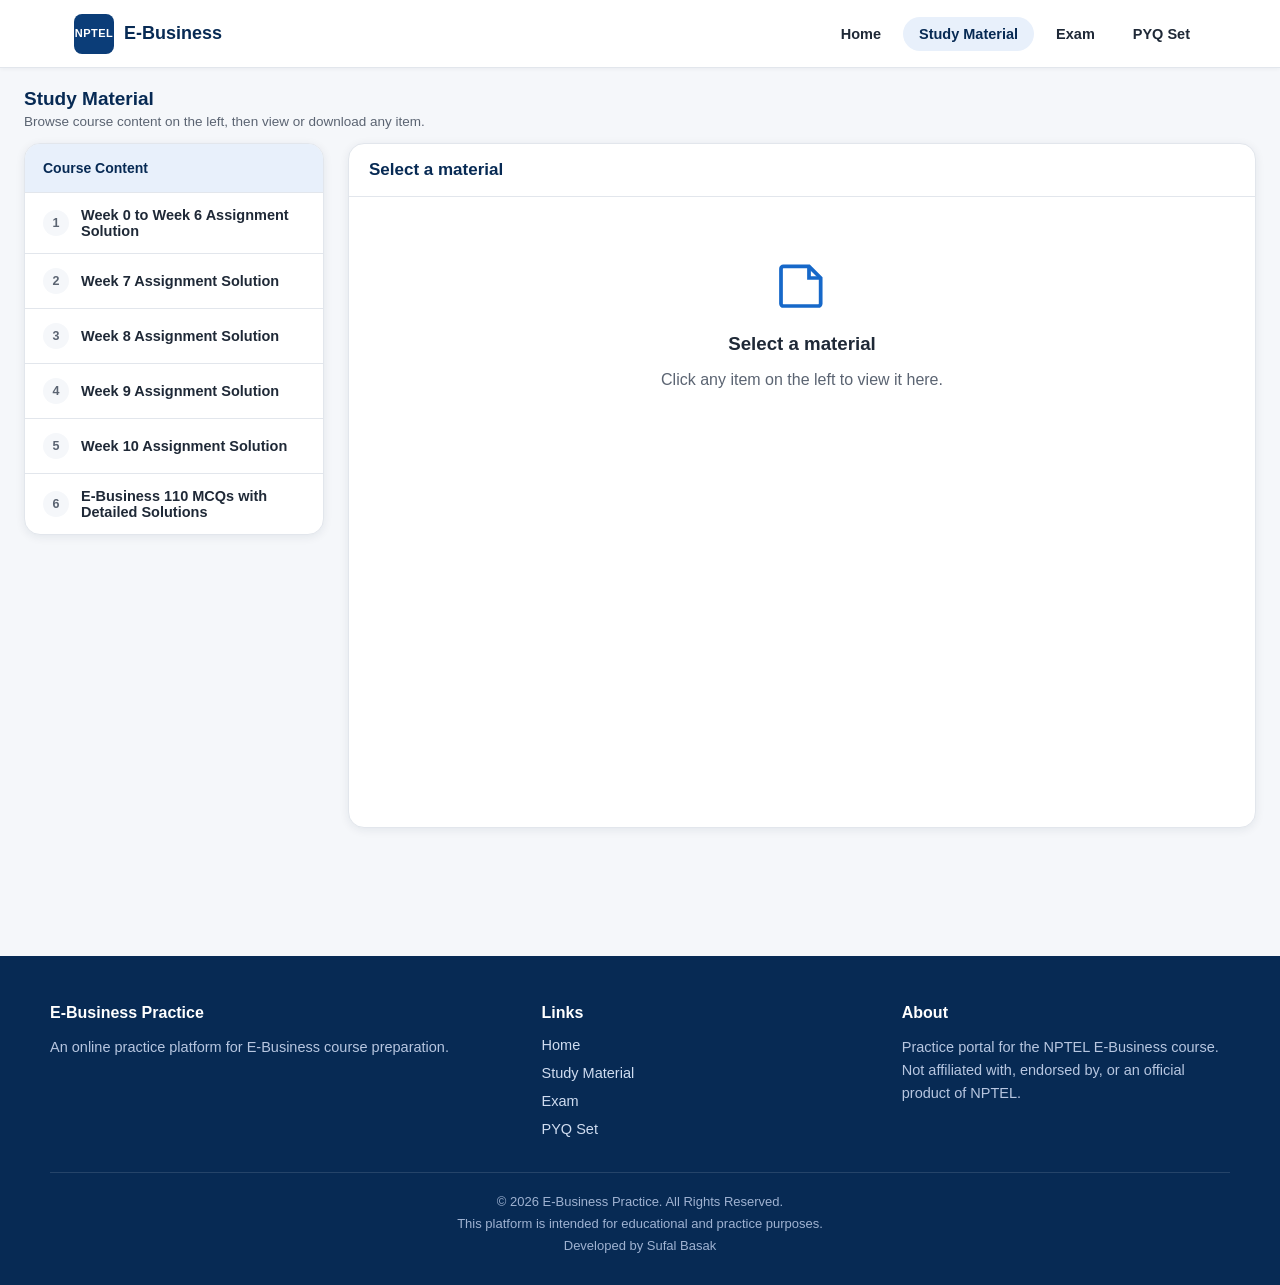
<file: study-material.html>
<!DOCTYPE html>
<html lang="en">
<head>
<meta charset="UTF-8">
<meta name="viewport" content="width=device-width, initial-scale=1.0">
<title>Study Material | E-Business Course Practice</title>
<link rel="stylesheet" href="css/style.css">
<link rel="stylesheet" href="css/landing.css">
</head>
<body>

<header class="navbar">
  <div class="container">
    <a href="index.html" class="brand">
      <span class="logo-badge">NPTEL</span>
      <span class="brand-text">E-Business</span>
    </a>
    <button class="nav-toggle" id="navToggle" aria-label="Toggle navigation"><span></span></button>
    <nav class="nav-links" id="navLinks">
      <a href="index.html#home">Home</a>
      <a href="study-material.html" class="active">Study Material</a>
      <button class="nav-link" id="navExamBtn" type="button">Exam</button>
      <a href="pyqs.html">PYQ Set</a>
    </nav>
  </div>
</header>

<main>
  <div class="study-page">
    <div class="material-header">
      <h1>Study Material</h1>
      <p>Browse course content on the left, then view or download any item.</p>
    </div>

    <div class="study-layout">
      <aside class="study-sidebar">
        <div class="study-sidebar-header">Course Content</div>
        <ul class="study-list" id="studyList">
          <li class="materials-loading">Loading materials…</li>
        </ul>
      </aside>

      <section class="study-content">
        <div class="study-content-header">
          <h2 id="studyContentTitle">Select a material</h2>
          <a class="btn btn-primary btn-sm" id="studyDownloadBtn" href="#" download hidden>Download</a>
        </div>
        <div class="pdf-frame-wrap" id="pdfFrameWrap">
          <div class="pdf-placeholder">
            <svg viewBox="0 0 24 24" fill="none" stroke="currentColor" stroke-width="1.6"><path d="M4 4h11l5 5v11a1 1 0 0 1-1 1H4a1 1 0 0 1-1-1V5a1 1 0 0 1 1-1z"/><path d="M15 4v5h5"/></svg>
            <h3>Select a material</h3>
            <p>Click any item on the left to view it here.</p>
          </div>
        </div>
      </section>
    </div>
  </div>
</main>

<footer class="site-footer">
  <div class="container footer-grid">
    <div>
      <h4>E-Business Practice</h4>
      <p>An online practice platform for E-Business course preparation.</p>
    </div>
    <div>
      <h4>Links</h4>
      <ul>
        <li><a href="index.html#home">Home</a></li>
        <li><a href="study-material.html">Study Material</a></li>
        <li><a href="#" id="footerExamLink">Exam</a></li>
        <li><a href="pyqs.html">PYQ Set</a></li>
      </ul>
    </div>
    <div>
      <h4>About</h4>
      <p>Practice portal for the NPTEL E-Business course. Not affiliated with, endorsed by, or an official product of NPTEL.</p>
    </div>
  </div>
  <div class="footer-bottom container">
    © 2026 E-Business Practice. All Rights Reserved.<br>
    This platform is intended for educational and practice purposes.<br>
    Developed by Sufal Basak
  </div>
</footer>

<!-- Exam Candidate Modal -->
<div class="modal-overlay" id="examModalOverlay">
  <div class="modal" role="dialog" aria-modal="true" aria-labelledby="examModalTitle">
    <div class="modal-header">
      <h3 id="examModalTitle">Start E-Business Exam</h3>
      <button class="modal-close" type="button" data-close-modal="examModalOverlay">&times;</button>
    </div>
    <form id="examForm" novalidate>
      <div class="form-field" data-field="name">
        <label class="field-label">Your Name</label>
        <input type="text" name="name" placeholder="Enter your name" autocomplete="off">
        <div class="field-error">Please enter your name.</div>
      </div>
      <div class="form-field" data-field="food">
        <label class="field-label">What is your favorite food?</label>
        <div class="radio-group" data-radio-group="food">
          <label class="radio-option"><input type="radio" name="food" value="Biryani"> Biryani</label>
          <label class="radio-option"><input type="radio" name="food" value="Momo"> Momo</label>
          <label class="radio-option"><input type="radio" name="food" value="Pizza"> Pizza</label>
          <label class="radio-option"><input type="radio" name="food" value="Other"> Other</label>
        </div>
        <div class="field-error">Please select an option.</div>
      </div>
      <div class="form-field" data-field="color">
        <label class="field-label">What is your favorite color?</label>
        <div class="radio-group" data-radio-group="color">
          <label class="radio-option"><input type="radio" name="color" value="Blue"> Blue</label>
          <label class="radio-option"><input type="radio" name="color" value="Red"> Red</label>
          <label class="radio-option"><input type="radio" name="color" value="Green"> Green</label>
          <label class="radio-option"><input type="radio" name="color" value="Black"> Black</label>
        </div>
        <div class="field-error">Please select an option.</div>
      </div>
      <button type="submit" class="btn btn-primary btn-block">Enter Exam</button>
    </form>
  </div>
</div>

<!-- PYQ Candidate Modal -->
<div class="modal-overlay" id="pyqModalOverlay">
  <div class="modal" role="dialog" aria-modal="true" aria-labelledby="pyqModalTitle">
    <div class="modal-header">
      <h3 id="pyqModalTitle">Start PYQ Examination</h3>
      <button class="modal-close" type="button" data-close-modal="pyqModalOverlay">&times;</button>
    </div>
    <form id="pyqForm" novalidate>
      <div class="form-field" data-field="name">
        <label class="field-label">Name</label>
        <input type="text" name="name" placeholder="Enter your name" autocomplete="off">
        <div class="field-error">Please enter your name.</div>
      </div>
      <div class="form-field" data-field="food">
        <label class="field-label">Favorite Food</label>
        <div class="radio-group" data-radio-group="food">
          <label class="radio-option"><input type="radio" name="food" value="Biryani"> Biryani</label>
          <label class="radio-option"><input type="radio" name="food" value="Momo"> Momo</label>
          <label class="radio-option"><input type="radio" name="food" value="Pizza"> Pizza</label>
          <label class="radio-option"><input type="radio" name="food" value="Other"> Other</label>
        </div>
        <div class="field-error">Please select an option.</div>
      </div>
      <div class="form-field" data-field="color">
        <label class="field-label">Favorite Color</label>
        <div class="radio-group" data-radio-group="color">
          <label class="radio-option"><input type="radio" name="color" value="Blue"> Blue</label>
          <label class="radio-option"><input type="radio" name="color" value="Red"> Red</label>
          <label class="radio-option"><input type="radio" name="color" value="Green"> Green</label>
          <label class="radio-option"><input type="radio" name="color" value="Black"> Black</label>
        </div>
        <div class="field-error">Please select an option.</div>
      </div>
      <button type="submit" class="btn btn-primary btn-block">Enter PYQ Exam</button>
    </form>
  </div>
</div>

<!-- Coming Soon Modal -->
<div class="modal-overlay" id="comingSoonModalOverlay">
  <div class="modal modal-sm" role="dialog" aria-modal="true">
    <div class="modal-header">
      <h3>Coming Soon</h3>
      <button class="modal-close" type="button" data-close-modal="comingSoonModalOverlay">&times;</button>
    </div>
    <p class="coming-soon-text">PYQs are on the way. Please check back soon!</p>
    <button class="btn btn-primary btn-block" type="button" data-close-modal="comingSoonModalOverlay">Got it</button>
  </div>
</div>

<script src="js/app.js"></script>
<script src="js/study-material.js"></script>
</body>
</html>
</file>
<file: css/style.css>
/* ============ Design tokens ============ */
:root {
  --primary: #0b3d78;
  --primary-dark: #072a54;
  --primary-light: #e8f0fb;
  --accent: #1668c9;
  --bg: #f5f7fa;
  --surface: #ffffff;
  --text: #1f2937;
  --text-muted: #5b6472;
  --border: #e2e6ec;

  --success: #16a34a;
  --success-bg: #e8f7ee;
  --warning: #f97316;
  --warning-bg: #fff1e6;
  --review: #8b5cf6;
  --review-bg: #f1eafe;
  --error: #dc2626;
  --error-bg: #fce8e8;
  --not-visited: #9aa3b1;
  --not-visited-bg: #eef0f3;

  --radius: 10px;
  --radius-lg: 16px;
  --shadow: 0 2px 10px rgba(15, 35, 65, 0.08);
  --shadow-lg: 0 12px 32px rgba(15, 35, 65, 0.14);
  --header-h: 68px;
}

* { box-sizing: border-box; }

html, body {
  margin: 0;
  padding: 0;
  background: var(--bg);
  color: var(--text);
  font-family: "Segoe UI", Roboto, "Helvetica Neue", Arial, sans-serif;
  scroll-behavior: smooth;
}

img { max-width: 100%; display: block; }

a { color: inherit; text-decoration: none; }

ul { list-style: none; margin: 0; padding: 0; }

button {
  font-family: inherit;
  cursor: pointer;
}

.container {
  max-width: 1180px;
  margin: 0 auto;
  padding: 0 24px;
}

/* ============ Buttons ============ */
.btn {
  display: inline-flex;
  align-items: center;
  justify-content: center;
  gap: 8px;
  padding: 12px 26px;
  border-radius: 999px;
  font-size: 15px;
  font-weight: 600;
  border: 2px solid transparent;
  transition: transform 0.15s ease, box-shadow 0.15s ease, background 0.15s ease, color 0.15s ease;
  white-space: nowrap;
}
.btn:active { transform: scale(0.97); }

.btn-primary {
  background: var(--primary);
  color: #fff;
  box-shadow: var(--shadow);
}
.btn-primary:hover { background: var(--primary-dark); box-shadow: var(--shadow-lg); }

.btn-outline {
  background: transparent;
  border-color: var(--primary);
  color: var(--primary);
}
.btn-outline:hover { background: var(--primary-light); }

.btn-ghost {
  background: transparent;
  color: var(--text-muted);
  border-color: var(--border);
}
.btn-ghost:hover { border-color: var(--primary); color: var(--primary); }

.btn-danger {
  background: var(--error);
  color: #fff;
}
.btn-danger:hover { background: #b91c1c; }

.btn-accent {
  background: var(--accent);
  color: #fff;
  box-shadow: var(--shadow);
}
.btn-accent:hover { background: var(--primary); box-shadow: var(--shadow-lg); }

.btn-block { width: 100%; }
.btn:disabled {
  opacity: 0.55;
  cursor: not-allowed;
  pointer-events: none;
  transform: none !important;
  box-shadow: none !important;
}

/* ============ Navbar ============ */
.navbar {
  position: fixed;
  top: 0; left: 0; right: 0;
  height: var(--header-h);
  background: var(--surface);
  border-bottom: 1px solid var(--border);
  z-index: 200;
  box-shadow: 0 1px 4px rgba(15, 35, 65, 0.05);
}
.navbar .container {
  height: 100%;
  display: flex;
  align-items: center;
  justify-content: space-between;
}
.brand {
  display: flex;
  align-items: center;
  gap: 10px;
  font-weight: 700;
  font-size: 18px;
  color: var(--primary-dark);
}
.brand .logo-badge {
  width: 40px;
  height: 40px;
  border-radius: 8px;
  background: var(--primary);
  color: #fff;
  display: flex;
  align-items: center;
  justify-content: center;
  font-size: 11px;
  font-weight: 800;
  letter-spacing: 0.5px;
  line-height: 1.05;
  text-align: center;
}
.brand .brand-text .sep { color: var(--text-muted); font-weight: 400; margin: 0 6px; }

.nav-links {
  display: flex;
  align-items: center;
  gap: 6px;
}
.nav-links a, .nav-links button.nav-link {
  padding: 9px 16px;
  border-radius: 999px;
  font-weight: 600;
  font-size: 14.5px;
  color: var(--text);
  background: transparent;
  border: none;
}
.nav-links a:hover, .nav-links button.nav-link:hover,
.nav-links a.active {
  background: var(--primary-light);
  color: var(--primary-dark);
}

.nav-toggle {
  display: none;
  background: transparent;
  border: none;
  width: 40px;
  height: 40px;
  border-radius: 8px;
  align-items: center;
  justify-content: center;
}
.nav-toggle:hover { background: var(--primary-light); }
.nav-toggle span, .nav-toggle::before, .nav-toggle::after {
  display: block;
  width: 22px;
  height: 2px;
  background: var(--text);
  position: relative;
  transition: 0.2s;
}
.nav-toggle::before, .nav-toggle::after { content: ""; position: absolute; }
.nav-toggle::before { transform: translateY(-7px); }
.nav-toggle::after { transform: translateY(7px); }

body { padding-top: var(--header-h); }

@media (max-width: 860px) {
  .nav-toggle { display: flex; }
  .nav-links {
    position: fixed;
    top: var(--header-h);
    right: 0;
    left: 0;
    background: var(--surface);
    flex-direction: column;
    align-items: stretch;
    padding: 10px 20px 20px;
    border-bottom: 1px solid var(--border);
    box-shadow: var(--shadow);
    transform: translateY(-8px);
    opacity: 0;
    pointer-events: none;
    transition: 0.18s ease;
  }
  .nav-links.open {
    transform: translateY(0);
    opacity: 1;
    pointer-events: auto;
  }
  .nav-links a, .nav-links button.nav-link { text-align: left; width: 100%; }
}

/* ============ Footer ============ */
.site-footer {
  background: var(--primary-dark);
  color: #d7e2f2;
  margin-top: 64px;
}
.footer-grid {
  display: grid;
  grid-template-columns: 1.4fr 1fr 1fr;
  gap: 32px;
  padding: 48px 0 24px;
}
.footer-grid h4 {
  color: #fff;
  margin: 0 0 14px;
  font-size: 16px;
}
.footer-grid p { color: #b7c6e0; line-height: 1.6; margin: 0; font-size: 14.5px; }
.footer-grid ul li { margin-bottom: 10px; }
.footer-grid ul a { color: #cfdcf0; font-size: 14.5px; }
.footer-grid ul a:hover { color: #fff; }
.footer-bottom {
  border-top: 1px solid rgba(255,255,255,0.12);
  padding: 18px 0 28px;
  font-size: 13px;
  color: #9fb2d1;
  text-align: center;
  line-height: 1.7;
}
@media (max-width: 720px) {
  .footer-grid { grid-template-columns: 1fr; gap: 26px; }
}

/* ============ Modal ============ */
.modal-overlay {
  position: fixed;
  inset: 0;
  background: rgba(10, 20, 40, 0.55);
  display: flex;
  align-items: center;
  justify-content: center;
  z-index: 500;
  padding: 16px;
  opacity: 0;
  pointer-events: none;
  transition: opacity 0.18s ease;
}
.modal-overlay.open { opacity: 1; pointer-events: auto; }

.modal {
  background: var(--surface);
  border-radius: var(--radius-lg);
  width: 100%;
  max-width: 480px;
  max-height: 94vh;
  box-shadow: var(--shadow-lg);
  padding: 20px 22px;
  transform: translateY(12px) scale(0.98);
  transition: transform 0.18s ease;
}
.modal-overlay.open .modal { transform: translateY(0) scale(1); }

.modal-header {
  display: flex;
  justify-content: space-between;
  align-items: center;
  margin-bottom: 14px;
}
.modal-header h3 { margin: 0; font-size: 18px; color: var(--primary-dark); }

.modal-sm { max-width: 340px; text-align: center; }
.coming-soon-text { color: var(--text-muted); font-size: 14px; margin: 0 0 16px; }

.modal-close {
  background: transparent;
  border: none;
  font-size: 22px;
  color: var(--text-muted);
  line-height: 1;
  padding: 4px;
  cursor: pointer;
}
.modal-close:hover { color: var(--error); }

.form-field { margin-bottom: 12px; }
.form-field label.field-label {
  display: block;
  font-weight: 600;
  font-size: 13.5px;
  margin-bottom: 5px;
  color: var(--text);
}
.form-field input[type="text"] {
  width: 100%;
  padding: 9px 12px;
  border: 1.5px solid var(--border);
  border-radius: var(--radius);
  font-size: 14px;
  outline: none;
  transition: border-color 0.15s;
}
.form-field input[type="text"]:focus { border-color: var(--accent); }

.radio-group {
  display: grid;
  grid-template-columns: repeat(2, 1fr);
  gap: 7px;
}
.radio-option {
  display: flex;
  align-items: center;
  gap: 8px;
  padding: 8px 10px;
  border: 1.5px solid var(--border);
  border-radius: var(--radius);
  cursor: pointer;
  transition: border-color 0.15s, background 0.15s;
  font-size: 13.5px;
  user-select: none;
}
.radio-option:hover { border-color: var(--accent); }
.radio-option input { accent-color: var(--primary); width: 15px; height: 15px; cursor: pointer; }
.radio-option.checked { border-color: var(--primary); background: var(--primary-light); font-weight: 600; }

.field-error {
  color: var(--error);
  font-size: 12px;
  margin-top: 4px;
  display: none;
}
.form-field.invalid .field-error { display: block; }
.form-field.invalid input[type="text"] { border-color: var(--error); }
.form-field.invalid .radio-option { border-color: var(--error); }

/* ============ Utility ============ */
.visually-hidden {
  position: absolute;
  width: 1px; height: 1px;
  overflow: hidden;
  clip: rect(0,0,0,0);
}
</file>
<file: css/landing.css>
/* ============ Hero ============ */
.hero {
  background: linear-gradient(180deg, #eef4fc 0%, var(--bg) 100%);
  padding: 64px 0 56px;
}
.hero .container {
  display: grid;
  grid-template-columns: 1.1fr 0.9fr;
  gap: 40px;
  align-items: center;
}
.hero-copy .eyebrow {
  display: inline-block;
  background: var(--primary-light);
  color: var(--primary-dark);
  font-weight: 700;
  font-size: 12.5px;
  letter-spacing: 0.4px;
  text-transform: uppercase;
  padding: 6px 14px;
  border-radius: 999px;
  margin-bottom: 16px;
}
.hero-copy h1 {
  font-size: clamp(30px, 4.2vw, 46px);
  line-height: 1.15;
  margin: 0 0 16px;
  color: var(--primary-dark);
}
.hero-copy p {
  font-size: 16.5px;
  color: var(--text-muted);
  line-height: 1.65;
  max-width: 520px;
  margin: 0 0 28px;
}
.hero-actions { display: flex; gap: 14px; flex-wrap: wrap; }

.hero-visual {
  display: flex;
  justify-content: center;
}
.hero-visual svg { width: 100%; max-width: 440px; height: auto; }

@media (max-width: 900px) {
  .hero .container { grid-template-columns: 1fr; text-align: center; }
  .hero-copy p { margin-left: auto; margin-right: auto; }
  .hero-actions { justify-content: center; }
  .hero-visual { order: -1; }
  .hero-visual svg { max-width: 300px; }
}

/* ============ Section shared ============ */
.section { padding: 64px 0; }
.section-head { text-align: center; max-width: 640px; margin: 0 auto 42px; }
.section-head .eyebrow {
  color: var(--accent);
  font-weight: 700;
  font-size: 12.5px;
  letter-spacing: 0.5px;
  text-transform: uppercase;
}
.section-head h2 {
  font-size: clamp(24px, 3vw, 32px);
  margin: 8px 0 10px;
  color: var(--primary-dark);
}
.section-head p { color: var(--text-muted); font-size: 15.5px; line-height: 1.6; }

/* ============ Feature cards ============ */
.feature-grid {
  display: grid;
  grid-template-columns: repeat(3, 1fr);
  gap: 22px;
}
.feature-card {
  background: var(--surface);
  border: 1px solid var(--border);
  border-radius: var(--radius-lg);
  padding: 26px 24px;
  box-shadow: var(--shadow);
  transition: transform 0.18s ease, box-shadow 0.18s ease;
}
.feature-card:hover { transform: translateY(-4px); box-shadow: var(--shadow-lg); }
.feature-icon {
  width: 48px; height: 48px;
  border-radius: 12px;
  background: var(--primary-light);
  color: var(--primary);
  display: flex; align-items: center; justify-content: center;
  margin-bottom: 16px;
}
.feature-icon svg { width: 24px; height: 24px; }
.feature-card h3 { margin: 0 0 8px; font-size: 17px; color: var(--text); }
.feature-card p { margin: 0; color: var(--text-muted); font-size: 14.5px; line-height: 1.6; }

@media (max-width: 900px) {
  .feature-grid { grid-template-columns: repeat(2, 1fr); }
}
@media (max-width: 620px) {
  .feature-grid { grid-template-columns: 1fr; }
}

/* ============ How it works ============ */
.steps {
  display: grid;
  grid-template-columns: repeat(4, 1fr);
  gap: 18px;
  align-items: start;
}
.step {
  background: var(--surface);
  border: 1px solid var(--border);
  border-radius: var(--radius-lg);
  padding: 24px 20px;
  text-align: center;
  position: relative;
}
.step .step-num {
  width: 42px; height: 42px;
  border-radius: 50%;
  background: var(--primary);
  color: #fff;
  font-weight: 700;
  display: flex; align-items: center; justify-content: center;
  margin: 0 auto 14px;
}
.step h4 { margin: 0 0 6px; font-size: 16px; }
.step p { margin: 0; color: var(--text-muted); font-size: 14px; line-height: 1.55; }
.step-arrow {
  display: none;
}
@media (min-width: 901px) {
  .steps { position: relative; }
  .step:not(:last-child)::after {
    content: "→";
    position: absolute;
    right: -22px;
    top: 34px;
    color: var(--accent);
    font-size: 20px;
    font-weight: 700;
  }
}
@media (max-width: 900px) {
  .steps { grid-template-columns: repeat(2, 1fr); }
}
@media (max-width: 560px) {
  .steps { grid-template-columns: 1fr; }
}

/* ============ CTA ============ */
.cta-section {
  background: linear-gradient(135deg, var(--primary) 0%, var(--primary-dark) 100%);
  border-radius: var(--radius-lg);
  margin: 0 24px;
  padding: 52px 32px;
  text-align: center;
  color: #fff;
}
.cta-section h2 { margin: 0 0 10px; font-size: clamp(22px, 3vw, 30px); }
.cta-section p { margin: 0 0 26px; color: #d6e3f7; font-size: 15.5px; }
.cta-section .btn-primary { background: #fff; color: var(--primary-dark); }
.cta-section .btn-primary:hover { background: #eef4fc; }

/* ============ FAQ ============ */
.faq-section {
  background: var(--surface);
  border: 1px solid var(--border);
  border-radius: var(--radius-lg);
  box-shadow: var(--shadow);
  margin: 0 24px;
  padding: 48px 32px;
}
.faq-list {
  max-width: 680px;
  margin: 0 auto;
  display: flex;
  flex-direction: column;
  gap: 12px;
}
.faq-item { display: flex; flex-direction: column; align-items: flex-start; gap: 10px; }
.faq-question {
  display: flex;
  align-items: center;
  justify-content: space-between;
  gap: 16px;
  width: auto;
  max-width: 100%;
  background: var(--surface);
  color: var(--text);
  border: 1.5px solid var(--border);
  border-radius: 999px;
  padding: 14px 16px 14px 22px;
  font-size: 15px;
  font-weight: 700;
  text-align: left;
  transition: border-color 0.15s, background 0.15s;
}
.faq-question:hover { border-color: var(--accent); background: var(--primary-light); }
.faq-item.open .faq-question { border-color: var(--primary); background: var(--primary-light); }

.faq-toggle {
  position: relative;
  flex-shrink: 0;
  width: 26px; height: 26px;
  border-radius: 50%;
  background: var(--primary-light);
}
.faq-toggle::before, .faq-toggle::after {
  content: "";
  position: absolute;
  top: 50%; left: 50%;
  background: var(--primary);
  border-radius: 2px;
  transform: translate(-50%, -50%);
  transition: transform 0.15s ease, opacity 0.15s ease;
}
.faq-toggle::before { width: 12px; height: 2px; }
.faq-toggle::after { width: 2px; height: 12px; }
.faq-item.open .faq-toggle { background: var(--primary); }
.faq-item.open .faq-toggle::before,
.faq-item.open .faq-toggle::after { background: #fff; }
.faq-item.open .faq-toggle::after { transform: translate(-50%, -50%) scaleY(0); opacity: 0; }

.faq-answer {
  align-self: flex-end;
  max-width: 84%;
  background: var(--primary-light);
  color: var(--text);
  border-radius: 18px;
  padding: 16px 20px;
  font-size: 14.5px;
  line-height: 1.6;
  display: none;
}
.faq-answer p { margin: 0; }
.faq-item.open .faq-answer { display: block; }

@media (max-width: 620px) {
  .faq-section { padding: 36px 20px; margin: 0 12px; }
  .faq-question { padding: 12px 12px 12px 18px; font-size: 14px; }
  .faq-answer { max-width: 100%; }
}

/* ============ Study material page ============ */
.study-page {
  max-width: 1280px;
  margin: 0 auto;
  padding: 20px 24px 64px;
}
.material-header { margin-bottom: 14px; }
.material-header h1 { color: var(--primary-dark); margin: 0 0 4px; font-size: 19px; }
.material-header p { color: var(--text-muted); margin: 0; font-size: 13.5px; }

.study-layout {
  display: grid;
  grid-template-columns: 300px 1fr;
  gap: 24px;
  align-items: start;
}

.study-sidebar {
  background: var(--surface);
  border: 1px solid var(--border);
  border-radius: var(--radius-lg);
  box-shadow: var(--shadow);
  overflow: hidden;
}
.study-sidebar-header {
  padding: 16px 18px;
  font-weight: 700;
  font-size: 14px;
  color: var(--primary-dark);
  border-bottom: 1px solid var(--border);
  background: var(--primary-light);
}
.study-list { max-height: 640px; overflow-y: auto; }
.study-list-item {
  display: flex;
  align-items: center;
  gap: 12px;
  padding: 14px 18px;
  border-bottom: 1px solid var(--border);
  cursor: pointer;
  transition: background 0.15s;
}
.study-list-item:last-child { border-bottom: none; }
.study-list-item:hover { background: var(--primary-light); }
.study-list-item.active { background: var(--primary-light); }
.study-list-item.active .study-item-icon { background: var(--primary); color: #fff; }
.study-list-item.active .study-item-title { color: var(--primary-dark); }
.study-item-icon {
  flex-shrink: 0;
  width: 26px; height: 26px;
  border-radius: 50%;
  background: var(--bg);
  color: var(--text-muted);
  font-size: 12.5px;
  font-weight: 700;
  display: flex; align-items: center; justify-content: center;
}
.study-item-title { font-size: 14.5px; font-weight: 600; color: var(--text); }
.materials-loading { padding: 24px 18px; color: var(--text-muted); font-size: 14px; }

.study-content {
  background: var(--surface);
  border: 1px solid var(--border);
  border-radius: var(--radius-lg);
  box-shadow: var(--shadow);
  overflow: hidden;
}
.study-content-header {
  display: flex;
  align-items: center;
  justify-content: space-between;
  gap: 12px;
  padding: 16px 20px;
  border-bottom: 1px solid var(--border);
}
.study-content-header h2 { margin: 0; font-size: 17px; color: var(--primary-dark); }
.study-content-header .btn[hidden] { display: none; }

.btn-sm { padding: 8px 16px; font-size: 13px; }

@media (max-width: 900px) {
  .study-layout { grid-template-columns: 1fr; }
  .study-list { max-height: 320px; }
}

.pdf-frame-wrap {
  min-height: 70vh;
}
.pdf-frame-wrap iframe { width: 100%; height: 78vh; border: none; display: block; }
.pdf-placeholder {
  padding: 60px 24px;
  text-align: center;
  color: var(--text-muted);
}
.pdf-placeholder svg { width: 56px; height: 56px; color: var(--accent); margin: 0 auto 16px; }
.pdf-placeholder h3 { color: var(--text); margin: 0 0 8px; }
</file>
<file: css/exam.css>
body.exam-body { padding-top: 0; background: var(--bg); }

/* ============ Exam header ============ */
.exam-header {
  background: var(--surface);
  border-bottom: 1px solid var(--border);
  padding: 12px 20px;
  display: flex;
  align-items: center;
  justify-content: space-between;
  flex-wrap: wrap;
  gap: 10px;
  position: sticky;
  top: 0;
  z-index: 100;
  box-shadow: 0 1px 4px rgba(15,35,65,0.06);
}
.exam-header .exam-title {
  display: flex;
  align-items: center;
  gap: 10px;
  font-weight: 700;
  color: var(--primary-dark);
  font-size: 16.5px;
}
.exam-header .exam-title .logo-badge {
  width: 34px; height: 34px;
  border-radius: 8px;
  background: var(--primary);
  color: #fff;
  display: flex; align-items: center; justify-content: center;
  font-size: 10px; font-weight: 800;
}
.exam-header .candidate-name {
  font-size: 12.5px;
  font-weight: 500;
  color: var(--text-muted);
  display: block;
}
.header-right {
  display: flex;
  align-items: center;
  gap: 14px;
  flex-wrap: wrap;
}
.btn-header-submit {
  padding: 9px 20px;
  font-size: 13.5px;
}

.timer-box {
  display: flex;
  align-items: center;
  gap: 10px;
  background: var(--primary-light);
  padding: 8px 16px;
  border-radius: 999px;
}
.timer-box .timer-label { font-size: 12px; color: var(--text-muted); font-weight: 600; }
.timer-box .timer-value {
  font-size: 18px;
  font-weight: 800;
  color: var(--primary-dark);
  font-variant-numeric: tabular-nums;
  letter-spacing: 0.5px;
}
.timer-box.low-time { background: var(--error-bg); }
.timer-box.low-time .timer-value { color: var(--error); }

/* ============ Layout ============ */
.exam-body-wrap {
  display: grid;
  grid-template-columns: 1fr 320px;
  gap: 0;
  min-height: calc(100vh - 64px - 62px);
}
.exam-main {
  padding: 26px 32px;
  background: var(--bg);
}
.section-tabs {
  display: flex;
  gap: 8px;
  margin-bottom: 18px;
  flex-wrap: wrap;
}
.section-tab {
  background: var(--primary);
  color: #fff;
  border: none;
  padding: 9px 20px;
  border-radius: var(--radius);
  font-weight: 700;
  font-size: 13.5px;
}

.question-card {
  background: var(--surface);
  border: 1px solid var(--border);
  border-radius: var(--radius-lg);
  padding: 26px 28px;
  box-shadow: var(--shadow);
  min-height: 360px;
}
.question-card-top {
  display: flex;
  justify-content: space-between;
  align-items: center;
  margin-bottom: 18px;
  flex-wrap: wrap;
  gap: 10px;
}
.question-card-top h2 {
  margin: 0;
  font-size: 17px;
  color: var(--primary-dark);
}
.question-meta {
  font-size: 12.5px;
  color: var(--text-muted);
  display: flex;
  gap: 14px;
}
.question-text {
  font-size: 16px;
  line-height: 1.7;
  color: var(--text);
  margin-bottom: 22px;
  white-space: pre-line;
}
.options-list { display: flex; flex-direction: column; gap: 12px; }
.option-row {
  display: flex;
  align-items: flex-start;
  gap: 12px;
  padding: 13px 16px;
  border: 1.5px solid var(--border);
  border-radius: var(--radius);
  cursor: pointer;
  transition: border-color 0.15s, background 0.15s;
  font-size: 15px;
  line-height: 1.5;
}
.option-row:hover { border-color: var(--accent); background: var(--primary-light); }
.option-row.selected { border-color: var(--primary); background: var(--primary-light); }
.option-row input { margin-top: 3px; accent-color: var(--primary); width: 17px; height: 17px; flex-shrink: 0; }
.option-label { font-weight: 700; color: var(--accent); margin-right: 4px; }
.option-content-wrap {
  display: flex;
  align-items: flex-start;
  gap: 12px;
  flex: 1;
}

/* Submitted & locked option styles */
.option-row.locked {
  cursor: default !important;
  pointer-events: none;
}
.option-row.locked:not(.submitted-correct):not(.submitted-incorrect) {
  opacity: 0.65;
  background: var(--surface);
  border-color: var(--border);
}
.option-row.submitted-correct {
  border-color: var(--success) !important;
  background: var(--success-bg) !important;
  color: #14532d;
}
.option-row.submitted-correct .option-label {
  color: var(--success) !important;
}
.option-row.submitted-incorrect {
  border-color: var(--error) !important;
  background: var(--error-bg) !important;
  color: #7f1d1d;
}
.option-row.submitted-incorrect .option-label {
  color: var(--error) !important;
}
.option-badge {
  margin-left: auto;
  padding: 4px 10px;
  border-radius: 999px;
  font-size: 12px;
  font-weight: 700;
  white-space: nowrap;
  display: inline-flex;
  align-items: center;
  gap: 5px;
  flex-shrink: 0;
}
.option-badge.correct {
  background: var(--success);
  color: #ffffff;
}
.option-badge.incorrect {
  background: var(--error);
  color: #ffffff;
}

/* ============ Instant Explanation Box ============ */
.instant-explanation {
  margin-top: 18px;
  border-radius: var(--radius-lg);
  border: 1.5px solid var(--border);
  background: #ffffff;
  overflow: hidden;
  box-shadow: var(--shadow);
  animation: expSlideDown 0.25s ease-out;
}
@keyframes expSlideDown {
  from { opacity: 0; transform: translateY(8px); }
  to { opacity: 1; transform: translateY(0); }
}
.exp-header {
  padding: 12px 18px;
  display: flex;
  align-items: center;
  justify-content: space-between;
  font-weight: 700;
  font-size: 14.5px;
}
.exp-header.correct {
  background: var(--success-bg);
  color: var(--success);
  border-bottom: 1.5px solid rgba(22, 163, 74, 0.25);
}
.exp-header.incorrect {
  background: var(--error-bg);
  color: var(--error);
  border-bottom: 1.5px solid rgba(220, 38, 38, 0.25);
}
.exp-score-tag {
  font-size: 12px;
  padding: 3px 10px;
  border-radius: 999px;
  font-weight: 700;
  background: rgba(255, 255, 255, 0.85);
}
.exp-body {
  padding: 18px 20px;
}
.exp-correct-callout {
  display: flex;
  align-items: baseline;
  gap: 8px;
  padding: 11px 15px;
  background: var(--primary-light);
  border-left: 4px solid var(--primary);
  border-radius: 6px;
  margin-bottom: 14px;
  font-size: 14.5px;
  color: var(--primary-dark);
}
.exp-correct-callout strong {
  color: var(--primary);
  font-weight: 700;
  white-space: nowrap;
}
.exp-text-block {
  color: var(--text);
  font-size: 14.5px;
  line-height: 1.65;
  background: var(--bg);
  padding: 14px 16px;
  border-radius: var(--radius);
  border: 1px solid var(--border);
}
.exp-text-title {
  font-weight: 700;
  color: var(--text-muted);
  font-size: 12px;
  text-transform: uppercase;
  letter-spacing: 0.5px;
  margin-bottom: 8px;
  display: flex;
  align-items: center;
  gap: 6px;
}

/* ============ Bottom nav ============ */
.exam-actions {
  display: flex;
  justify-content: space-between;
  align-items: center;
  gap: 12px;
  margin-top: 18px;
  padding: 16px 20px;
  background: var(--surface);
  border: 1px solid var(--border);
  border-radius: var(--radius-lg);
  box-shadow: var(--shadow);
  flex-wrap: wrap;
}
.exam-actions .left-actions, .exam-actions .right-actions { display: flex; gap: 12px; flex-wrap: wrap; }

/* ============ Palette sidebar ============ */
.palette-panel {
  background: var(--surface);
  border-left: 1px solid var(--border);
  padding: 22px 20px;
  display: flex;
  flex-direction: column;
  gap: 18px;
}
.candidate-card {
  display: flex;
  align-items: center;
  gap: 12px;
  padding: 12px;
  background: var(--primary-light);
  border-radius: var(--radius);
}
.candidate-avatar {
  width: 44px; height: 44px;
  border-radius: 50%;
  background: #ffffff;
  border: 1.5px solid var(--border);
  color: var(--primary);
  display: flex; align-items: center; justify-content: center;
  font-weight: 700;
  font-size: 13px;
  flex-shrink: 0;
  overflow: hidden;
  padding: 3px;
  box-shadow: 0 1px 3px rgba(0, 0, 0, 0.08);
}
.candidate-avatar img {
  width: 100%;
  height: 100%;
  object-fit: contain;
  display: block;
}
.candidate-card .cname { font-weight: 700; font-size: 14px; color: var(--text); }
.candidate-card .crole { font-size: 12px; color: var(--text-muted); }

.palette-title { font-weight: 700; font-size: 14.5px; color: var(--primary-dark); margin: 0; }

.palette-grid {
  display: grid;
  grid-template-columns: repeat(5, 1fr);
  gap: 7px;
}
.palette-btn {
  aspect-ratio: 1;
  border: none;
  border-radius: 7px;
  font-weight: 700;
  font-size: 12px;
  color: #fff;
  background: var(--not-visited);
  position: relative;
  transition: transform 0.12s;
}
.palette-btn:hover { transform: scale(1.06); }
.palette-btn.current { outline: 3px solid var(--accent); outline-offset: 2px; }
.palette-btn.not-visited { background: var(--surface); color: var(--text); border: 1.5px solid var(--border); }
.palette-btn.not-answered { background: var(--warning); color: #fff; }
.palette-btn.answered { background: var(--success); color: #fff; }
.palette-btn.correct { background: var(--success) !important; color: #fff !important; }
.palette-btn.incorrect { background: var(--error) !important; color: #fff !important; }
.palette-btn.marked { background: var(--review); color: #fff; }
.palette-btn.answered-marked {
  background: var(--review);
  color: #fff;
}
.palette-btn.answered-marked::after {
  content: "✓";
  position: absolute;
  bottom: 2px; right: 4px;
  font-size: 9px;
  color: var(--success-bg);
}

.legend { display: flex; flex-direction: column; gap: 8px; font-size: 12.5px; color: var(--text-muted); }
.legend-item { display: flex; align-items: center; gap: 8px; }
.legend-dot { width: 12px; height: 12px; border-radius: 3px; flex-shrink: 0; }
.legend-dot.answered { background: var(--success); }
.legend-dot.correct { background: var(--success); }
.legend-dot.incorrect { background: var(--error); }
.legend-dot.not-answered { background: var(--warning); }
.legend-dot.marked { background: var(--review); }
.legend-dot.not-visited { background: var(--surface); border: 1.5px solid var(--border); }

.palette-summary {
  display: grid;
  grid-template-columns: 1fr 1fr;
  gap: 8px;
  font-size: 12.5px;
}
.palette-summary div {
  background: var(--bg);
  border-radius: 8px;
  padding: 8px 10px;
  text-align: center;
}
.palette-summary strong { display: block; font-size: 16px; }

/* mobile palette toggle */
.palette-toggle-btn { display: none; }

@media (max-width: 980px) {
  .exam-body-wrap { grid-template-columns: 1fr; }
  .palette-panel {
    border-left: none;
    border-top: 1px solid var(--border);
    max-height: none;
  }
  .palette-toggle-btn {
    display: flex;
    align-items: center;
    justify-content: space-between;
    width: 100%;
    background: var(--primary-light);
    border: none;
    padding: 12px 16px;
    border-radius: var(--radius);
    font-weight: 700;
    color: var(--primary-dark);
  }
  .palette-content { display: none; flex-direction: column; gap: 18px; }
  .palette-content.open { display: flex; }
}
@media (max-width: 640px) {
  .exam-main { padding: 18px 16px; }
  .exam-actions { padding: 14px 16px; flex-direction: column; align-items: stretch; }
  .exam-actions .left-actions, .exam-actions .right-actions { justify-content: stretch; }
  .exam-actions .btn { flex: 1; }
  .question-card { padding: 20px 18px; min-height: unset; }
  .palette-panel { padding: 16px; }
  .exam-header { padding: 10px 14px; }
  .exam-header .exam-title { font-size: 14.5px; gap: 8px; }
  .exam-header .exam-title .logo-badge { width: 30px; height: 30px; font-size: 9px; }
  .exam-header .candidate-name {
    max-width: 220px;
    white-space: nowrap;
    overflow: hidden;
    text-overflow: ellipsis;
  }
  .timer-box { padding: 6px 12px; }
  .timer-box .timer-value { font-size: 15.5px; }
  .header-right { gap: 8px; }
  .btn-header-submit { padding: 7px 14px; font-size: 12.5px; }
}

/* ============ Confirm submit modal extras ============ */
.submit-stats {
  display: grid;
  grid-template-columns: repeat(3, 1fr);
  gap: 10px;
  margin: 18px 0 22px;
}
.submit-stats div {
  background: var(--bg);
  border-radius: var(--radius);
  padding: 14px 8px;
  text-align: center;
}
.submit-stats strong { display: block; font-size: 20px; }
.submit-stats .stat-answered strong { color: var(--success); }
.submit-stats .stat-unanswered strong { color: var(--warning); }
.submit-stats .stat-marked strong { color: var(--review); }
.modal-actions { display: flex; gap: 12px; justify-content: flex-end; }

/* ============ Result page ============ */
.result-wrap {
  max-width: 720px;
  margin: 60px auto;
  padding: 0 20px;
}
.result-card {
  background: var(--surface);
  border-radius: var(--radius-lg);
  box-shadow: var(--shadow-lg);
  padding: 40px 36px;
  text-align: center;
}
.result-card .result-tag {
  display: inline-block;
  background: var(--success-bg);
  color: var(--success);
  font-weight: 700;
  font-size: 12.5px;
  letter-spacing: 0.4px;
  text-transform: uppercase;
  padding: 6px 16px;
  border-radius: 999px;
  margin-bottom: 14px;
}
.result-card h1 { margin: 0 0 4px; color: var(--primary-dark); font-size: 22px; }
.result-card .exam-name { color: var(--text-muted); margin: 0 0 22px; font-size: 14.5px; }
.score-circle {
  width: 160px; height: 160px;
  border-radius: 50%;
  border: 10px solid var(--primary-light);
  display: flex;
  flex-direction: column;
  align-items: center;
  justify-content: center;
  margin: 0 auto 28px;
}
.score-circle .score-value { font-size: 34px; font-weight: 800; color: var(--primary-dark); }
.score-circle .score-total { font-size: 13px; color: var(--text-muted); }

.result-stats {
  display: grid;
  grid-template-columns: repeat(2, 1fr);
  gap: 14px;
  margin-bottom: 30px;
  text-align: left;
}
.result-stat {
  background: var(--bg);
  border-radius: var(--radius);
  padding: 14px 18px;
  display: flex;
  justify-content: space-between;
  align-items: center;
}
.result-stat .label { font-size: 13.5px; color: var(--text-muted); }
.result-stat .value { font-size: 18px; font-weight: 800; }
.result-stat.correct .value { color: var(--success); }
.result-stat.incorrect .value { color: var(--error); }
.result-stat.unanswered .value { color: var(--warning); }
.result-stat.accuracy .value { color: var(--accent); }

.result-actions { display: flex; gap: 14px; justify-content: center; flex-wrap: wrap; }

@media (max-width: 560px) {
  .result-card { padding: 30px 20px; }
  .result-stats { grid-template-columns: 1fr; }
}

/* ============ Review section ============ */
.review-wrap {
  max-width: 820px;
  margin: 40px auto 80px;
  padding: 0 20px;
  display: none;
}
.review-wrap.open { display: block; }
.review-wrap h2 { color: var(--primary-dark); margin-bottom: 20px; }
.review-item {
  background: var(--surface);
  border: 1px solid var(--border);
  border-radius: var(--radius-lg);
  padding: 22px 24px;
  margin-bottom: 16px;
}
.review-item-top {
  display: flex;
  justify-content: space-between;
  align-items: center;
  margin-bottom: 12px;
}
.review-item-top h4 { margin: 0; font-size: 15px; color: var(--text-muted); }
.status-pill {
  font-size: 12px;
  font-weight: 700;
  padding: 4px 12px;
  border-radius: 999px;
}
.status-pill.correct { background: var(--success-bg); color: var(--success); }
.status-pill.incorrect { background: var(--error-bg); color: var(--error); }
.status-pill.unanswered { background: var(--warning-bg); color: var(--warning); }
.review-item .q-text { font-size: 15.5px; margin-bottom: 14px; line-height: 1.6; white-space: pre-line; }
.review-answers { display: grid; grid-template-columns: 1fr 1fr; gap: 14px; margin-bottom: 10px; }
.review-answers .ans-block { font-size: 13.5px; }
.review-answers .ans-block .ans-label { color: var(--text-muted); font-weight: 600; margin-bottom: 4px; }
.review-answers .ans-block .ans-value { font-weight: 600; }
.review-answers .your-answer .ans-value.wrong { color: var(--error); }
.review-answers .your-answer .ans-value.right { color: var(--success); }
.review-answers .correct-answer .ans-value { color: var(--success); }
.review-explanation {
  background: var(--primary-light);
  border-radius: var(--radius);
  padding: 12px 14px;
  font-size: 13.5px;
  color: var(--text);
  margin-top: 8px;
}
@media (max-width: 560px) {
  .review-answers { grid-template-columns: 1fr; }
}
</file>
<file: css/pyqs.css>
/* ============ PYQ Sets Page Styling ============ */

.pyq-page-wrap {
  padding-bottom: 80px;
}

.pyq-hero {
  background: linear-gradient(180deg, #eef4fc 0%, var(--bg) 100%);
  padding: 56px 0 40px;
  text-align: center;
}

.pyq-hero .container {
  max-width: 800px;
  margin: 0 auto;
}

.pyq-hero .eyebrow {
  display: inline-block;
  background: var(--primary-light);
  color: var(--primary-dark);
  font-weight: 700;
  font-size: 12.5px;
  letter-spacing: 0.5px;
  text-transform: uppercase;
  padding: 6px 16px;
  border-radius: 999px;
  margin-bottom: 14px;
}

.pyq-hero h1 {
  font-size: clamp(28px, 4vw, 42px);
  color: var(--primary-dark);
  margin: 0 0 14px;
  line-height: 1.2;
}

.pyq-hero p {
  font-size: 16px;
  color: var(--text-muted);
  line-height: 1.6;
  margin: 0 auto 28px;
}

/* Overview Summary KPI Ribbon */
.pyq-overview-stats {
  display: grid;
  grid-template-columns: repeat(4, 1fr);
  gap: 16px;
  margin-top: 30px;
}

.overview-stat-card {
  background: var(--surface);
  border: 1px solid var(--border);
  border-radius: var(--radius);
  padding: 16px 14px;
  text-align: center;
  box-shadow: var(--shadow);
  transition: transform 0.15s ease;
}

.overview-stat-card:hover {
  transform: translateY(-2px);
}

.overview-stat-num {
  font-size: 22px;
  font-weight: 800;
  color: var(--primary);
  margin-bottom: 4px;
}

.overview-stat-label {
  font-size: 12.5px;
  color: var(--text-muted);
  font-weight: 600;
  text-transform: uppercase;
  letter-spacing: 0.4px;
}

/* PYQ Sets Grid */
.pyq-sets-section {
  padding: 40px 0;
}

.pyq-sets-grid {
  display: grid;
  grid-template-columns: repeat(2, 1fr);
  gap: 28px;
  margin-top: 24px;
}

/* KPI Card for Each Set */
.pyq-kpi-card {
  background: var(--surface);
  border: 1px solid var(--border);
  border-radius: var(--radius-lg);
  padding: 32px 28px;
  box-shadow: var(--shadow);
  display: flex;
  flex-direction: column;
  justify-content: space-between;
  position: relative;
  overflow: hidden;
  transition: transform 0.2s ease, box-shadow 0.2s ease, border-color 0.2s ease;
}

.pyq-kpi-card:hover {
  transform: translateY(-5px);
  box-shadow: var(--shadow-lg);
  border-color: #c0d4f5;
}

.pyq-kpi-card::before {
  content: "";
  position: absolute;
  top: 0;
  left: 0;
  right: 0;
  height: 5px;
  background: linear-gradient(90deg, var(--accent), var(--primary));
}

.pyq-kpi-header {
  display: flex;
  align-items: flex-start;
  justify-content: space-between;
  gap: 16px;
  margin-bottom: 18px;
}

.pyq-kpi-title-wrap h2 {
  font-size: 24px;
  color: var(--primary-dark);
  margin: 0 0 6px;
  display: flex;
  align-items: center;
  gap: 10px;
}

.pyq-kpi-title-wrap p {
  margin: 0;
  color: var(--text-muted);
  font-size: 14px;
  line-height: 1.5;
}

.set-badge {
  display: inline-flex;
  align-items: center;
  padding: 5px 12px;
  border-radius: 999px;
  font-size: 12px;
  font-weight: 700;
  letter-spacing: 0.3px;
  white-space: nowrap;
}

.set-badge-blue {
  background: var(--primary-light);
  color: var(--primary);
}

.set-badge-green {
  background: var(--success-bg);
  color: var(--success);
}

/* Inside KPI Card Metrics Matrix */
.kpi-metrics-row {
  display: grid;
  grid-template-columns: repeat(4, 1fr);
  gap: 12px;
  background: #f8fafc;
  border: 1px solid #edf1f7;
  border-radius: var(--radius);
  padding: 16px 12px;
  margin: 20px 0;
  text-align: center;
}

.kpi-metric-item .metric-val {
  font-size: 18px;
  font-weight: 800;
  color: var(--primary-dark);
  margin-bottom: 2px;
}

.kpi-metric-item .metric-key {
  font-size: 11.5px;
  font-weight: 600;
  color: var(--text-muted);
  text-transform: uppercase;
}

/* Topic Tags */
.kpi-topics-wrap {
  margin-bottom: 24px;
}

.kpi-topics-title {
  font-size: 12.5px;
  font-weight: 700;
  color: var(--text-muted);
  text-transform: uppercase;
  letter-spacing: 0.5px;
  margin-bottom: 10px;
}

.kpi-tags-list {
  display: flex;
  flex-wrap: wrap;
  gap: 8px;
}

.topic-tag {
  background: #eef2f8;
  color: #334155;
  font-size: 12.5px;
  font-weight: 600;
  padding: 4px 10px;
  border-radius: 6px;
}

/* Card CTA Action */
.pyq-kpi-footer {
  margin-top: 10px;
}

.pyq-kpi-footer .btn {
  width: 100%;
}

@media (max-width: 900px) {
  .pyq-sets-grid {
    grid-template-columns: 1fr;
  }
  .pyq-overview-stats {
    grid-template-columns: repeat(2, 1fr);
  }
}

@media (max-width: 520px) {
  .kpi-metrics-row {
    grid-template-columns: repeat(2, 1fr);
    row-gap: 14px;
  }
  .overview-stat-num {
    font-size: 19px;
  }
}
</file>
